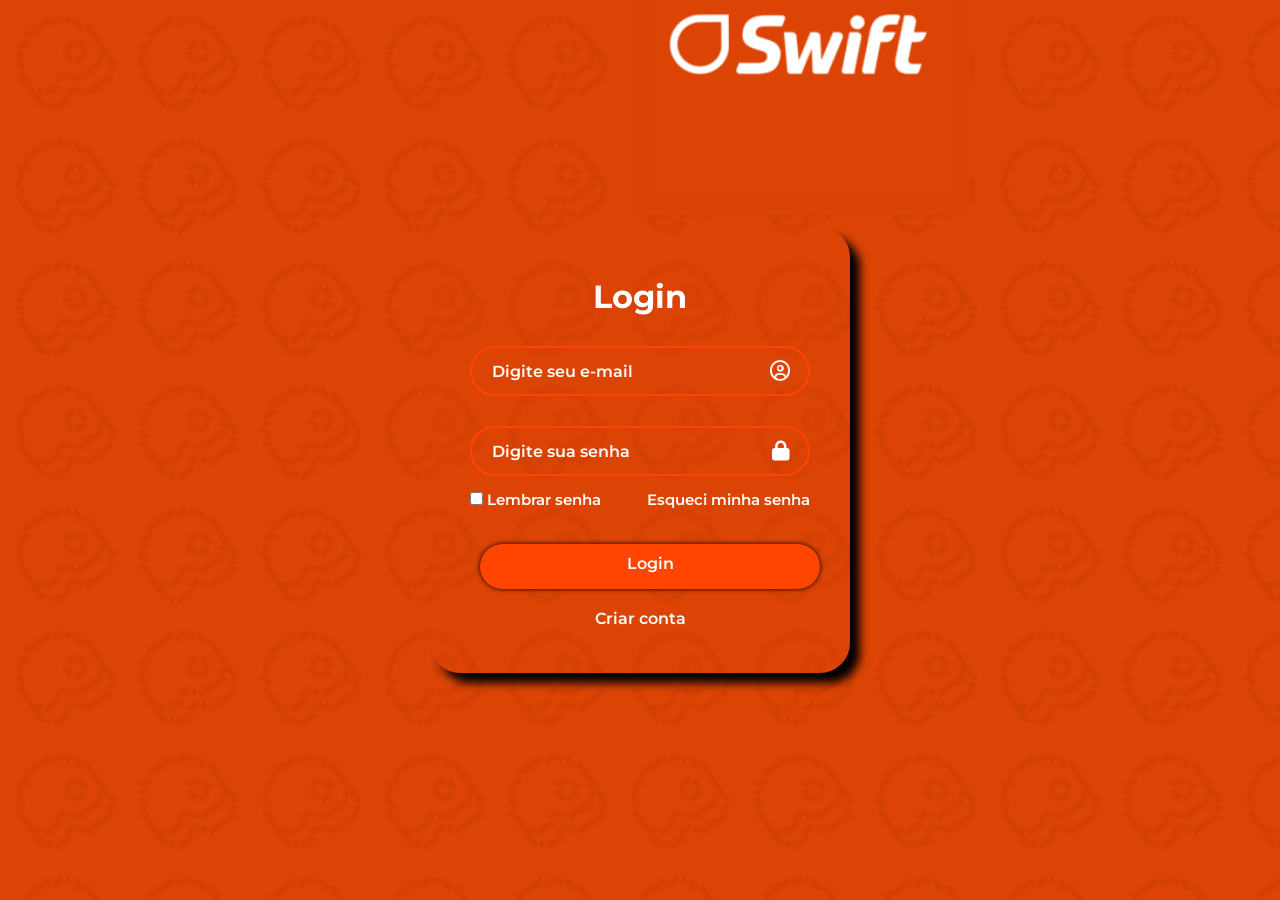
<file: index.html>
<!doctype html>
<html lang="pt-BR">
  <head>
    <meta charset="UTF-8" />
    <meta name="viewport" content="width=device-width, initial-scale=1.0" />
    <title>Swift Gamificação - Login</title>
    <link rel="stylesheet" href="assets/css/base.css" />
    <link rel="stylesheet" href="assets/css/login.css" />
    <link
      rel="stylesheet"
      href="https://cdnjs.cloudflare.com/ajax/libs/font-awesome/6.5.0/css/all.min.css"
    />
  </head>
  <body>
    <div class="container">
      <form action="pages/dashboard.html">
        <h2>Login</h2>

        <div class="input-box">
          <input type="text" placeholder="Digite seu e-mail" required />
          <i class="fa-regular fa-circle-user"></i>
        </div>

        <div class="input-box">
          <input type="password" placeholder="Digite sua senha" required />
          <i class="fa-solid fa-lock"></i>
        </div>

        <div class="lembrar-senha">
          <label
            ><input type="checkbox" id="lembrar-senha" /> Lembrar senha</label
          >
          <a href="#">Esqueci minha senha</a>
        </div>

        <a href="pages/dashboard.html" class="btn">Login</a>

        <div class="registrar link">
          <a href="#">Criar conta</a>
        </div>
      </form>
    </div>
  </body>
</html>
</file>
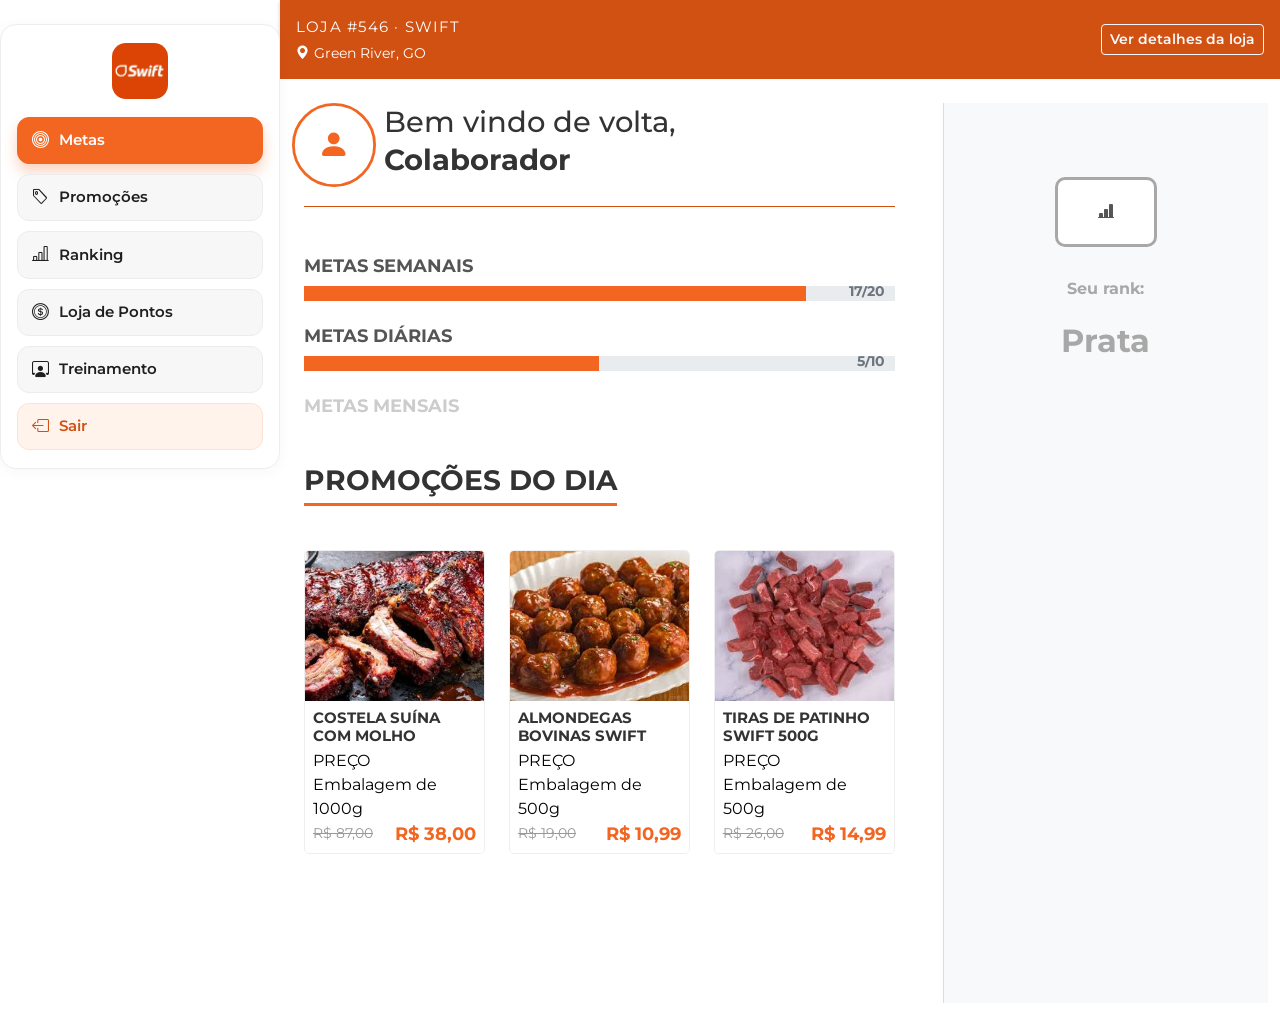
<file: pages/dashboard.html>
<!doctype html>
<html lang="pt-BR">
  <head>
    <meta charset="UTF-8" />
    <meta name="viewport" content="width=device-width, initial-scale=1.0" />
    <title>Dashboard - Swift</title>
    <link
      href="https://cdn.jsdelivr.net/npm/bootstrap@5.3.3/dist/css/bootstrap.min.css"
      rel="stylesheet"
    />
    <link
      rel="stylesheet"
      href="https://cdn.jsdelivr.net/npm/bootstrap-icons@1.11.3/font/bootstrap-icons.min.css"
    />
    <link rel="stylesheet" href="../assets/css/base.css" />
    <link rel="stylesheet" href="../assets/css/dashboard.css" />
    <link
      rel="icon"
      type="image/jpeg"
      href="../assets/images/brand/logo-swift.jpg"
    />
  </head>
  <body>
    <div class="container-fluid">
      <div class="row min-vh-100">
        <div class="col-auto sidebar px-0">
          <aside class="sidebar-card">
            <div class="sidebar-logo">
              <img
                src="../assets/images/brand/logo-swift.jpg"
                alt="Logo Swift"
                class="logo-swift"
              />
            </div>
            <nav class="sidebar-nav" id="menu">
              <a
                href="./dashboard.html"
                class="sidebar-link sidebar-link-active"
              >
                <i class="bi bi-bullseye"></i>
                <span class="sidebar-text">Metas</span>
              </a>
              <a href="./promocoes/index.html" class="sidebar-link">
                <i class="bi bi-tag"></i>
                <span class="sidebar-text">Promoções</span>
              </a>
              <a href="./ranking.html" class="sidebar-link">
                <i class="bi bi-bar-chart-line"></i>
                <span class="sidebar-text">Ranking</span>
              </a>
              <a href="./loja-pontos.html" class="sidebar-link">
                <i class="bi bi-coin"></i>
                <span class="sidebar-text">Loja de Pontos</span>
              </a>
              <a href="./treinamento.html" class="sidebar-link">
                <i class="bi bi-person-workspace"></i>
                <span class="sidebar-text">Treinamento</span>
              </a>
              <a href="../index.html" class="sidebar-link sidebar-link-logout">
                <i class="bi bi-box-arrow-left"></i>
                <span class="sidebar-text">Sair</span>
              </a>
            </nav>
          </aside>
        </div>
        <div class="col p-0 content-area">
          <div class="row g-0">
            <div
              class="col-12 header-top p-3 d-flex justify-content-between align-items-center"
            >
              <div class="store-info">
                <div class="store-label">Loja #546 · Swift</div>
                <p class="mb-0 store-location">
                  <i class="bi bi-geo-alt-fill"></i> Green River, GO
                </p>
              </div>
              <button type="button" class="btn btn-outline-light btn-sm">
                Ver detalhes da loja
              </button>
            </div>
            <div class="col-12 main-content p-4">
              <div class="row">
                <div class="col-lg-8 dashboard-section pe-lg-5">
                  <div class="welcome-box mb-5">
                    <div class="search-icon-container">
                      <i class="bi bi-person-fill"></i>
                    </div>
                    <h2 class="welcome-text">
                      Bem vindo de volta, <br />
                      <strong>Colaborador</strong>
                    </h2>
                  </div>
                  <section id="metas" class="goals-section mb-5">
                    <h4 class="goals-title">METAS SEMANAIS</h4>
                    <div class="progress mb-4 goal-progress-bar">
                      <div
                        class="progress-bar"
                        role="progressbar"
                        style="width: 85%"
                        aria-valuenow="85"
                        aria-valuemin="0"
                        aria-valuemax="100"
                      ></div>
                      <span class="progress-text">17/20</span>
                    </div>
                    <h4 class="goals-title">METAS DIÁRIAS</h4>
                    <div class="progress mb-4 goal-progress-bar">
                      <div
                        class="progress-bar"
                        role="progressbar"
                        style="width: 50%"
                        aria-valuenow="50"
                        aria-valuemin="0"
                        aria-valuemax="100"
                      ></div>
                      <span class="progress-text">5/10</span>
                    </div>
                    <h4 class="goals-title goals-title-muted">METAS MENSAIS</h4>
                  </section>
                  <section id="promocoes" class="promotions-section">
                    <h3 class="promotions-title">PROMOÇÕES DO DIA</h3>
                    <div class="row mt-4">
                      <div class="col-lg-4 col-md-6 mb-4">
                        <div class="promotion-card">
                          <img
                            src="../assets/images/products/costelinha.jpg"
                            class="card-img-top"
                            alt="Costela Suína com Molho Barbecue"
                          />
                          <div class="p-2 promotion-details">
                            <p class="mb-1 product-name">
                              COSTELA SUÍNA COM MOLHO BARBECUE
                            </p>
                            <div class="product-info">
                              <small>PREÇO</small>
                              <small class="float-end"
                                >Embalagem de 1000g</small
                              >
                            </div>
                            <div class="product-price">
                              <span>R$ 87,00</span>
                              <span class="float-end">R$ 38,00</span>
                            </div>
                          </div>
                        </div>
                      </div>
                      <div class="col-lg-4 col-md-6 mb-4">
                        <div class="promotion-card">
                          <img
                            src="../assets/images/products/almondegas.jpg"
                            class="card-img-top"
                            alt="Almondegas Bovinas Swift 500g"
                          />
                          <div class="p-2 promotion-details">
                            <p class="mb-1 product-name">
                              ALMONDEGAS BOVINAS SWIFT 500G
                            </p>
                            <div class="product-info">
                              <small>PREÇO</small>
                              <small class="float-end">Embalagem de 500g</small>
                            </div>
                            <div class="product-price">
                              <span>R$ 19,00</span>
                              <span class="float-end">R$ 10,99</span>
                            </div>
                          </div>
                        </div>
                      </div>
                      <div class="col-lg-4 col-md-6 mb-4">
                        <div class="promotion-card">
                          <img
                            src="../assets/images/products/patinho.jpg"
                            class="card-img-top"
                            alt="Tiras de Patinho Swift 500g"
                          />
                          <div class="p-2 promotion-details">
                            <p class="mb-1 product-name">
                              TIRAS DE PATINHO SWIFT 500G
                            </p>
                            <div class="product-info">
                              <small>PREÇO</small>
                              <small class="float-end">Embalagem de 500g</small>
                            </div>
                            <div class="product-price">
                              <span>R$ 26,00</span>
                              <span class="float-end">R$ 14,99</span>
                            </div>
                          </div>
                        </div>
                      </div>
                    </div>
                  </section>
                </div>
                <div id="ranking" class="col-lg-4 ranking-col p-4">
                  <div class="ranking-box text-center">
                    <div class="trophy-container">
                      <i class="bi bi-bar-chart-line-fill"></i>
                    </div>
                    <p class="rank-label">Seu rank:</p>
                    <p class="rank-name">Prata</p>
                  </div>
                </div>
              </div>
            </div>
          </div>
        </div>
      </div>
    </div>
    <script src="https://cdn.jsdelivr.net/npm/bootstrap@5.3.3/dist/js/bootstrap.bundle.min.js"></script>
  </body>
</html>
</file>
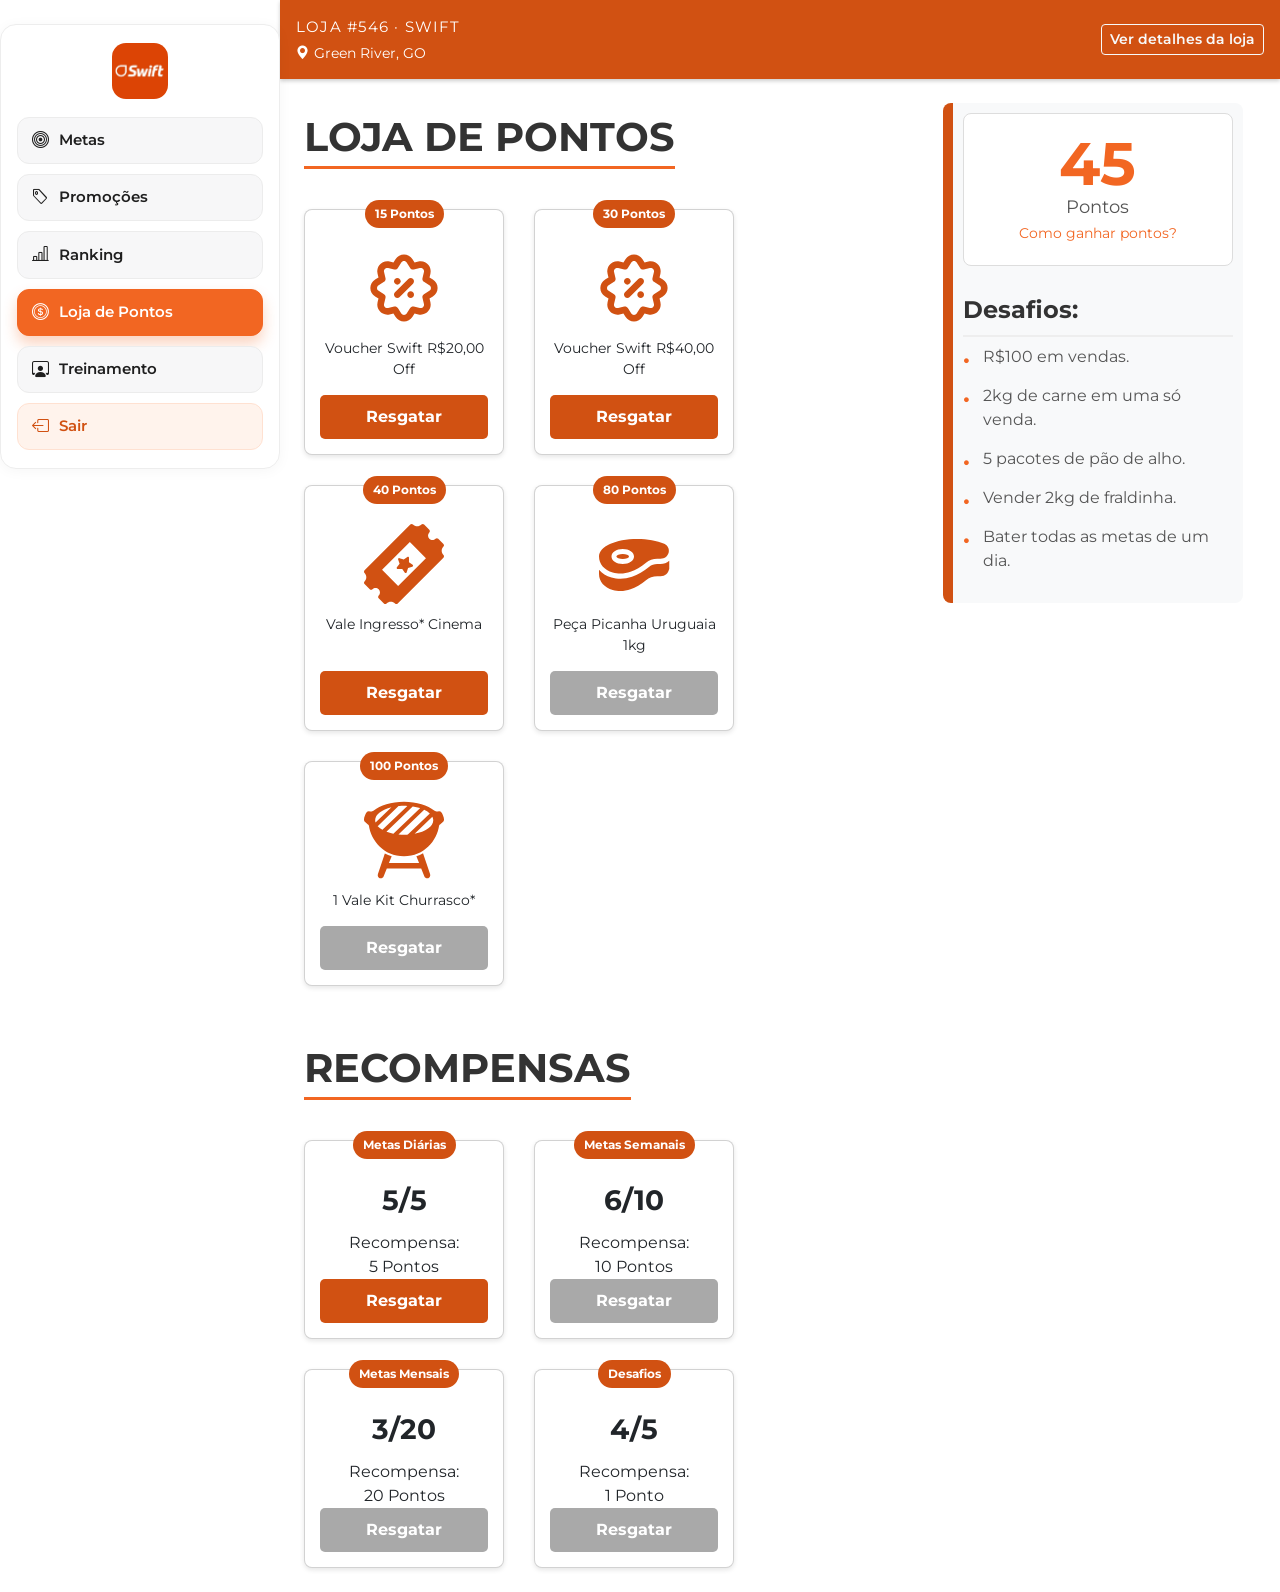
<file: pages/loja-pontos.html>
<!doctype html>
<html lang="pt-BR">
  <head>
    <meta charset="UTF-8" />
    <meta name="viewport" content="width=device-width, initial-scale=1.0" />
    <title>Loja de Pontos - Swift</title>
    <link
      href="https://cdn.jsdelivr.net/npm/bootstrap@5.3.3/dist/css/bootstrap.min.css"
      rel="stylesheet"
    />
    <link
      rel="stylesheet"
      href="https://cdn.jsdelivr.net/npm/bootstrap-icons@1.11.3/font/bootstrap-icons.min.css"
    />

    <link rel="stylesheet" href="../assets/css/base.css" />
    <link rel="stylesheet" href="../assets/css/dashboard.css" />
    <link rel="stylesheet" href="../assets/css/loja-pontos.css" />

    <link
      rel="icon"
      type="image/jpeg"
      href="../assets/images/brand/logo-swift.jpg"
    />
  </head>
  <body>
    <div class="container-fluid">
      <div class="row min-vh-100 flex-nowrap">
        <div class="col-auto sidebar px-0">
          <aside class="sidebar-card">
            <div class="sidebar-logo">
              <img
                src="../assets/images/brand/logo-swift.jpg"
                alt="Logo Swift"
                class="logo-swift"
              />
            </div>
            <nav class="sidebar-nav" id="menu">
              <a href="./dashboard.html" class="sidebar-link"
                ><i class="bi bi-bullseye"></i>
                <span class="sidebar-text">Metas</span></a
              >
              <a href="./promocoes/index.html" class="sidebar-link"
                ><i class="bi bi-tag"></i>
                <span class="sidebar-text">Promoções</span></a
              >
              <a href="./ranking.html" class="sidebar-link"
                ><i class="bi bi-bar-chart-line"></i>
                <span class="sidebar-text">Ranking</span></a
              >
              <a
                href="./loja-pontos.html"
                class="sidebar-link sidebar-link-active"
                ><i class="bi bi-coin"></i>
                <span class="sidebar-text">Loja de Pontos</span></a
              >
              <a href="./treinamento.html" class="sidebar-link"
                ><i class="bi bi-person-workspace"></i>
                <span class="sidebar-text">Treinamento</span></a
              >
              <a href="../index.html" class="sidebar-link sidebar-link-logout"
                ><i class="bi bi-box-arrow-left"></i>
                <span class="sidebar-text">Sair</span></a
              >
            </nav>
          </aside>
        </div>

        <div class="col p-0">
          <div
            class="header-top p-3 d-flex justify-content-between align-items-center"
          >
            <div class="store-info">
              <div class="store-label">Loja #546 · Swift</div>
              <p class="mb-0 store-location">
                <i class="bi bi-geo-alt-fill"></i> Green River, GO
              </p>
            </div>
            <button type="button" class="btn btn-outline-light btn-sm">
              Ver detalhes da loja
            </button>
          </div>

          <main class="p-4">
            <div class="row">
              <div class="col-lg-8">
                <section class="points-section mb-5">
                  <h1>Loja de Pontos</h1>
                  <div class="cards-container">
                    <div class="card">
                      <div class="points-tag">15 Pontos</div>
                      <img
                        src="../assets/images/icons/discount.svg"
                        alt="Ícone de Desconto"
                        class="store-card-icon"
                      />
                      <p>Voucher Swift R$20,00 Off</p>
                      <button class="redeem-button active">Resgatar</button>
                    </div>
                    <div class="card">
                      <div class="points-tag">30 Pontos</div>
                      <img
                        src="../assets/images/icons/discount.svg"
                        alt="Ícone de Desconto"
                        class="store-card-icon"
                      />
                      <p>Voucher Swift R$40,00 Off</p>
                      <button class="redeem-button active">Resgatar</button>
                    </div>
                    <div class="card">
                      <div class="points-tag">40 Pontos</div>
                      <img
                        src="../assets/images/icons/cinema-ticket.svg"
                        alt="Ícone de Ingresso de Cinema"
                        class="store-card-icon"
                      />
                      <p>Vale Ingresso* Cinema</p>
                      <button class="redeem-button active">Resgatar</button>
                    </div>
                    <div class="card">
                      <div class="points-tag">80 Pontos</div>
                      <img
                        src="../assets/images/icons/food-meat.svg"
                        alt="Ícone de Carne"
                        class="store-card-icon"
                      />
                      <p>Peça Picanha Uruguaia 1kg</p>
                      <button class="redeem-button">Resgatar</button>
                    </div>
                    <div class="card">
                      <div class="points-tag">100 Pontos</div>
                      <img
                        src="../assets/images/icons/barbecue.svg"
                        alt="Ícone de Churrasco"
                        class="store-card-icon"
                      />
                      <p>1 Vale Kit Churrasco*</p>
                      <button class="redeem-button">Resgatar</button>
                    </div>
                  </div>
                </section>

                <section id="recompensas" class="rewards-section">
                  <h1>Recompensas</h1>
                  <div class="cards-container">
                    <div class="card">
                      <div class="points-tag">Metas Diárias</div>
                      <div class="progress-text">5/5</div>
                      <div class="reward-text">
                        Recompensa: <br />
                        5 Pontos
                      </div>
                      <button class="redeem-button active">Resgatar</button>
                    </div>
                    <div class="card">
                      <div class="points-tag">Metas Semanais</div>
                      <div class="progress-text">6/10</div>
                      <div class="reward-text">
                        Recompensa: <br />
                        10 Pontos
                      </div>
                      <button class="redeem-button">Resgatar</button>
                    </div>
                    <div class="card">
                      <div class="points-tag">Metas Mensais</div>
                      <div class="progress-text">3/20</div>
                      <div class="reward-text">
                        Recompensa: <br />
                        20 Pontos
                      </div>
                      <button class="redeem-button">Resgatar</button>
                    </div>
                    <div class="card">
                      <div class="points-tag">Desafios</div>
                      <div class="progress-text">4/5</div>
                      <div class="reward-text">
                        Recompensa: <br />
                        1 Ponto
                      </div>
                      <button class="redeem-button">Resgatar</button>
                    </div>
                  </div>
                </section>
              </div>

              <aside class="right-sidebar">
                <div class="points-summary">
                  <div class="points">45</div>
                  <p>Pontos</p>
                  <a
                    href="#"
                    data-bs-toggle="modal"
                    data-bs-target="#modalComoGanharPontos"
                  >
                    Como ganhar pontos?
                  </a>
                </div>
                <div class="challenges-section">
                  <h2>Desafios:</h2>
                  <ul>
                    <li>R$100 em vendas.</li>
                    <li>2kg de carne em uma só venda.</li>
                    <li>5 pacotes de pão de alho.</li>
                    <li>Vender 2kg de fraldinha.</li>
                    <li>Bater todas as metas de um dia.</li>
                  </ul>
                </div>
              </aside>
            </div>
          </main>
        </div>
      </div>
    </div>

    <div
      class="modal fade"
      id="modalComoGanharPontos"
      tabindex="-1"
      aria-labelledby="exampleModalLabel"
      aria-hidden="true"
    >
      <div class="modal-dialog modal-dialog-centered">
        <div class="modal-content">
          <div class="modal-header">
            <h5 class="modal-title" id="exampleModalLabel">
              Como Ganhar Pontos
            </h5>
            <button
              type="button"
              class="btn-close"
              data-bs-dismiss="modal"
              aria-label="Close"
            ></button>
          </div>
          <div class="modal-body">
            <p>
              Você acumula pontos ao completar desafios e bater metas diárias,
              semanais e mensais!
            </p>
            <h6>Exemplos de Desafios:</h6>
            <ul>
              <li>Vender R$100,00 em um único dia.</li>
              <li>Vender 5 pacotes de pão de alho na semana.</li>
              <li>Atingir a meta de vendas de picanha do mês.</li>
            </ul>
            <p>
              Fique de olho na sua lista de "Desafios" para não perder nenhuma
              oportunidade!
            </p>
          </div>
        </div>
      </div>
    </div>

    <script src="https://cdn.jsdelivr.net/npm/bootstrap@5.3.3/dist/js/bootstrap.bundle.min.js"></script>
  </body>
</html>
</file>
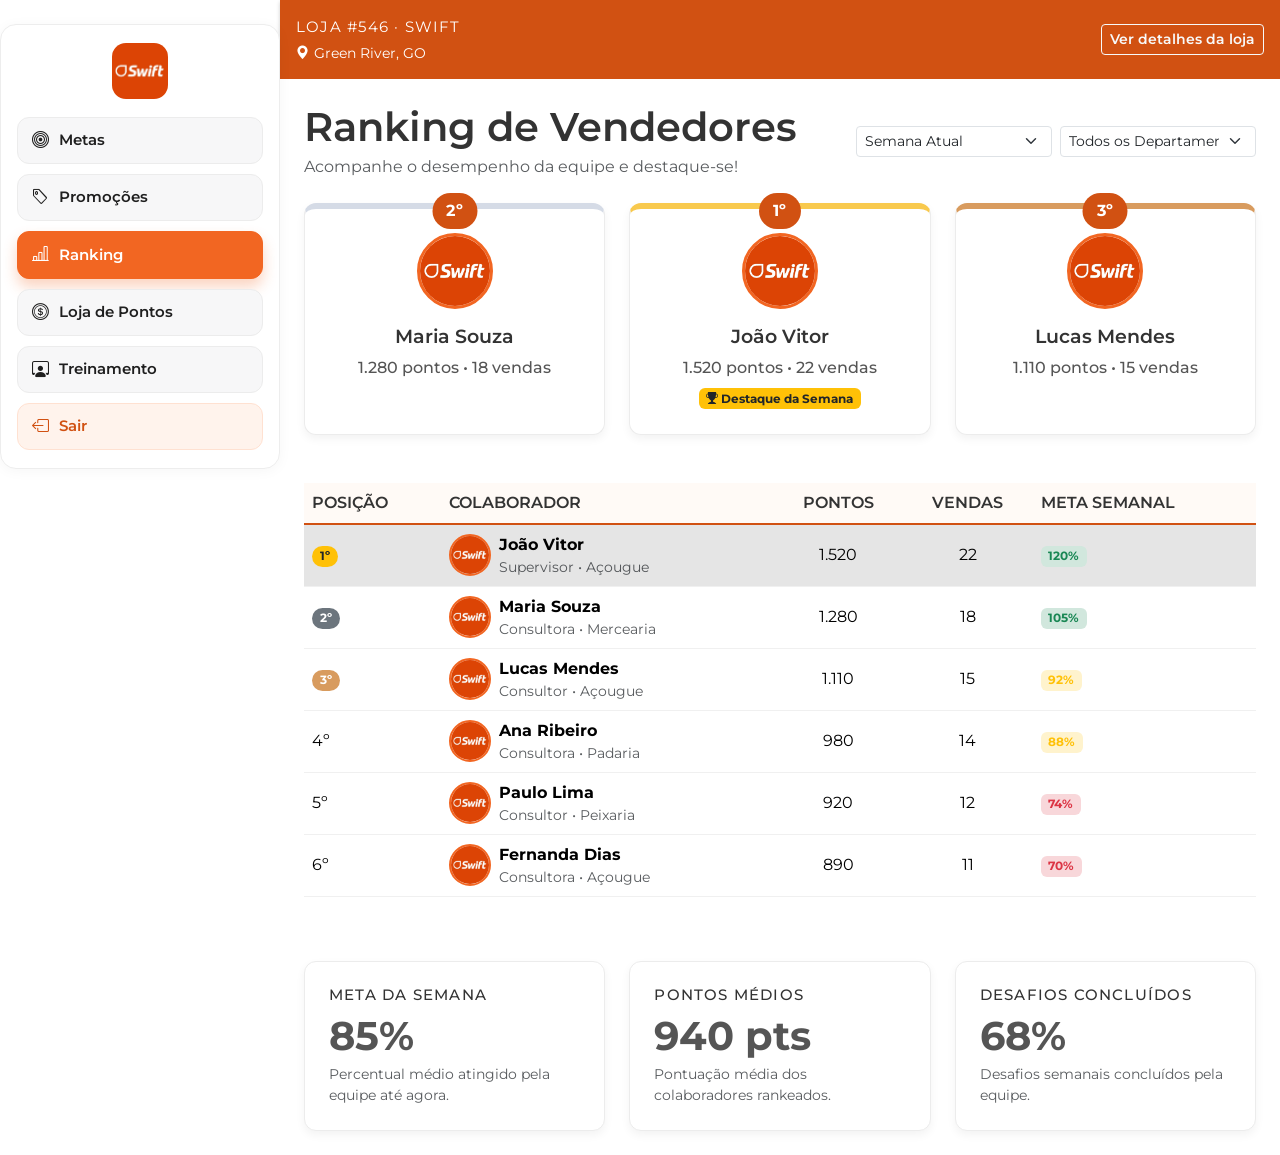
<file: pages/ranking.html>
<!doctype html>
<html lang="pt-BR">
  <head>
    <meta charset="UTF-8" />
    <meta name="viewport" content="width=device-width, initial-scale=1.0" />
    <title>Ranking - Swift</title>
    <link
      href="https://cdn.jsdelivr.net/npm/bootstrap@5.3.3/dist/css/bootstrap.min.css"
      rel="stylesheet"
    />
    <link
      rel="stylesheet"
      href="https://cdn.jsdelivr.net/npm/bootstrap-icons@1.11.3/font/bootstrap-icons.min.css"
    />

    <link rel="stylesheet" href="../assets/css/base.css" />
    <link rel="stylesheet" href="../assets/css/dashboard.css" />
    <link rel="stylesheet" href="../assets/css/ranking.css" />

    <link
      rel="icon"
      type="image/jpeg"
      href="../assets/images/brand/logo-swift.jpg"
    />
  </head>
  <body>
    <div class="container-fluid">
      <div class="row min-vh-100">
        <div class="col-auto sidebar px-0">
          <aside class="sidebar-card">
            <div class="sidebar-logo">
              <img
                src="../assets/images/brand/logo-swift.jpg"
                alt="Logo Swift"
                class="logo-swift"
              />
            </div>
            <nav class="sidebar-nav" id="menu">
              <a href="./dashboard.html" class="sidebar-link"
                ><i class="bi bi-bullseye"></i>
                <span class="sidebar-text">Metas</span></a
              >
              <a href="./promocoes/index.html" class="sidebar-link"
                ><i class="bi bi-tag"></i>
                <span class="sidebar-text">Promoções</span></a
              >
              <a href="./ranking.html" class="sidebar-link sidebar-link-active"
                ><i class="bi bi-bar-chart-line"></i>
                <span class="sidebar-text">Ranking</span></a
              >
              <a href="./loja-pontos.html" class="sidebar-link"
                ><i class="bi bi-coin"></i>
                <span class="sidebar-text">Loja de Pontos</span></a
              >
              <a href="./treinamento.html" class="sidebar-link"
                ><i class="bi bi-person-workspace"></i>
                <span class="sidebar-text">Treinamento</span></a
              >
              <a href="../index.html" class="sidebar-link sidebar-link-logout"
                ><i class="bi bi-box-arrow-left"></i>
                <span class="sidebar-text">Sair</span></a
              >
            </nav>
          </aside>
        </div>

        <div class="col p-0">
          <div
            class="header-top p-3 d-flex justify-content-between align-items-center"
          >
            <div class="store-info">
              <div class="store-label">Loja #546 · Swift</div>
              <p class="mb-0 store-location">
                <i class="bi bi-geo-alt-fill"></i> Green River, GO
              </p>
            </div>
            <button type="button" class="btn btn-outline-light btn-sm">
              Ver detalhes da loja
            </button>
          </div>

          <div class="main-content p-4 ranking-page">
            <div
              class="d-flex flex-column flex-xl-row justify-content-between align-items-start align-items-xl-center mb-4 gap-3"
            >
              <div>
                <h1 class="mb-1">Ranking de Vendedores</h1>
                <p class="text-muted mb-0">
                  Acompanhe o desempenho da equipe e destaque-se!
                </p>
              </div>
              <div class="d-flex gap-2">
                <select class="form-select form-select-sm">
                  <option>Semana Atual</option>
                  <option>Última Semana</option>
                  <option>Mês Atual</option>
                  <option>Trimestre</option>
                </select>
                <select class="form-select form-select-sm">
                  <option>Todos os Departamentos</option>
                  <option>Açougue</option>
                  <option>Mercearia</option>
                  <option>Bazar</option>
                </select>
              </div>
            </div>

            <section class="highlighted-rankers mb-5">
              <div class="row g-4">
                <div class="col-md-4">
                  <div class="rank-card second">
                    <span class="position-badge">2º</span>
                    <img
                      src="../assets/images/brand/logo-swift.jpg"
                      alt="Colaborador"
                      class="rank-avatar"
                    />
                    <h3>Maria Souza</h3>
                    <p>1.280 pontos • 18 vendas</p>
                  </div>
                </div>
                <div class="col-md-4">
                  <div class="rank-card first">
                    <span class="position-badge">1º</span>
                    <img
                      src="../assets/images/brand/logo-swift.jpg"
                      alt="Colaborador"
                      class="rank-avatar"
                    />
                    <h3>João Vitor</h3>
                    <p>1.520 pontos • 22 vendas</p>
                    <span class="badge bg-warning text-dark mt-2"
                      ><i class="bi bi-trophy-fill"></i> Destaque da
                      Semana</span
                    >
                  </div>
                </div>
                <div class="col-md-4">
                  <div class="rank-card third">
                    <span class="position-badge">3º</span>
                    <img
                      src="../assets/images/brand/logo-swift.jpg"
                      alt="Colaborador"
                      class="rank-avatar"
                    />
                    <h3>Lucas Mendes</h3>
                    <p>1.110 pontos • 15 vendas</p>
                  </div>
                </div>
              </div>
            </section>

            <section>
              <div class="table-responsive">
                <table class="table align-middle ranking-table">
                  <thead>
                    <tr>
                      <th class="text-uppercase">Posição</th>
                      <th class="text-uppercase">Colaborador</th>
                      <th class="text-uppercase text-center">Pontos</th>
                      <th class="text-uppercase text-center">Vendas</th>
                      <th class="text-uppercase">Meta Semanal</th>
                    </tr>
                  </thead>
                  <tbody>
                    <tr class="table-active">
                      <td>
                        <span class="badge rounded-pill bg-warning text-dark"
                          >1º</span
                        >
                      </td>
                      <td>
                        <div class="d-flex align-items-center gap-2">
                          <img
                            src="../assets/images/brand/logo-swift.jpg"
                            class="table-avatar"
                            alt="João Vitor"
                          />
                          <div>
                            <strong>João Vitor</strong>
                            <div class="text-muted small">
                              Supervisor • Açougue
                            </div>
                          </div>
                        </div>
                      </td>
                      <td class="text-center">1.520</td>
                      <td class="text-center">22</td>
                      <td>
                        <span class="badge bg-success-subtle text-success"
                          >120%</span
                        >
                      </td>
                    </tr>
                    <tr>
                      <td>
                        <span class="badge rounded-pill bg-secondary">2º</span>
                      </td>
                      <td>
                        <div class="d-flex align-items-center gap-2">
                          <img
                            src="../assets/images/brand/logo-swift.jpg"
                            class="table-avatar"
                            alt="Maria Souza"
                          />
                          <div>
                            <strong>Maria Souza</strong>
                            <div class="text-muted small">
                              Consultora • Mercearia
                            </div>
                          </div>
                        </div>
                      </td>
                      <td class="text-center">1.280</td>
                      <td class="text-center">18</td>
                      <td>
                        <span class="badge bg-success-subtle text-success"
                          >105%</span
                        >
                      </td>
                    </tr>
                    <tr>
                      <td>
                        <span class="badge rounded-pill bg-bronze">3º</span>
                      </td>
                      <td>
                        <div class="d-flex align-items-center gap-2">
                          <img
                            src="../assets/images/brand/logo-swift.jpg"
                            class="table-avatar"
                            alt="Lucas Mendes"
                          />
                          <div>
                            <strong>Lucas Mendes</strong>
                            <div class="text-muted small">
                              Consultor • Açougue
                            </div>
                          </div>
                        </div>
                      </td>
                      <td class="text-center">1.110</td>
                      <td class="text-center">15</td>
                      <td>
                        <span class="badge bg-warning-subtle text-warning"
                          >92%</span
                        >
                      </td>
                    </tr>
                    <tr>
                      <td>4º</td>
                      <td>
                        <div class="d-flex align-items-center gap-2">
                          <img
                            src="../assets/images/brand/logo-swift.jpg"
                            class="table-avatar"
                            alt="Ana Ribeiro"
                          />
                          <div>
                            <strong>Ana Ribeiro</strong>
                            <div class="text-muted small">
                              Consultora • Padaria
                            </div>
                          </div>
                        </div>
                      </td>
                      <td class="text-center">980</td>
                      <td class="text-center">14</td>
                      <td>
                        <span class="badge bg-warning-subtle text-warning"
                          >88%</span
                        >
                      </td>
                    </tr>
                    <tr>
                      <td>5º</td>
                      <td>
                        <div class="d-flex align-items-center gap-2">
                          <img
                            src="../assets/images/brand/logo-swift.jpg"
                            class="table-avatar"
                            alt="Paulo Lima"
                          />
                          <div>
                            <strong>Paulo Lima</strong>
                            <div class="text-muted small">
                              Consultor • Peixaria
                            </div>
                          </div>
                        </div>
                      </td>
                      <td class="text-center">920</td>
                      <td class="text-center">12</td>
                      <td>
                        <span class="badge bg-danger-subtle text-danger"
                          >74%</span
                        >
                      </td>
                    </tr>
                    <tr>
                      <td>6º</td>
                      <td>
                        <div class="d-flex align-items-center gap-2">
                          <img
                            src="../assets/images/brand/logo-swift.jpg"
                            class="table-avatar"
                            alt="Fernanda Dias"
                          />
                          <div>
                            <strong>Fernanda Dias</strong>
                            <div class="text-muted small">
                              Consultora • Açougue
                            </div>
                          </div>
                        </div>
                      </td>
                      <td class="text-center">890</td>
                      <td class="text-center">11</td>
                      <td>
                        <span class="badge bg-danger-subtle text-danger"
                          >70%</span
                        >
                      </td>
                    </tr>
                  </tbody>
                </table>
              </div>
            </section>

            <section class="mt-5">
              <div class="row g-4">
                <div class="col-xl-4">
                  <div class="insight-card">
                    <h5 class="text-uppercase">Meta da Semana</h5>
                    <p class="display-6 fw-bold mb-1">85%</p>
                    <p class="text-muted small mb-0">
                      Percentual médio atingido pela equipe até agora.
                    </p>
                  </div>
                </div>
                <div class="col-xl-4">
                  <div class="insight-card">
                    <h5 class="text-uppercase">Pontos Médios</h5>
                    <p class="display-6 fw-bold mb-1">940 pts</p>
                    <p class="text-muted small mb-0">
                      Pontuação média dos colaboradores rankeados.
                    </p>
                  </div>
                </div>
                <div class="col-xl-4">
                  <div class="insight-card">
                    <h5 class="text-uppercase">Desafios Concluídos</h5>
                    <p class="display-6 fw-bold mb-1">68%</p>
                    <p class="text-muted small mb-0">
                      Desafios semanais concluídos pela equipe.
                    </p>
                  </div>
                </div>
              </div>
            </section>
          </div>
        </div>
      </div>
    </div>

    <script src="https://cdn.jsdelivr.net/npm/bootstrap@5.3.3/dist/js/bootstrap.bundle.min.js"></script>
  </body>
</html>
</file>
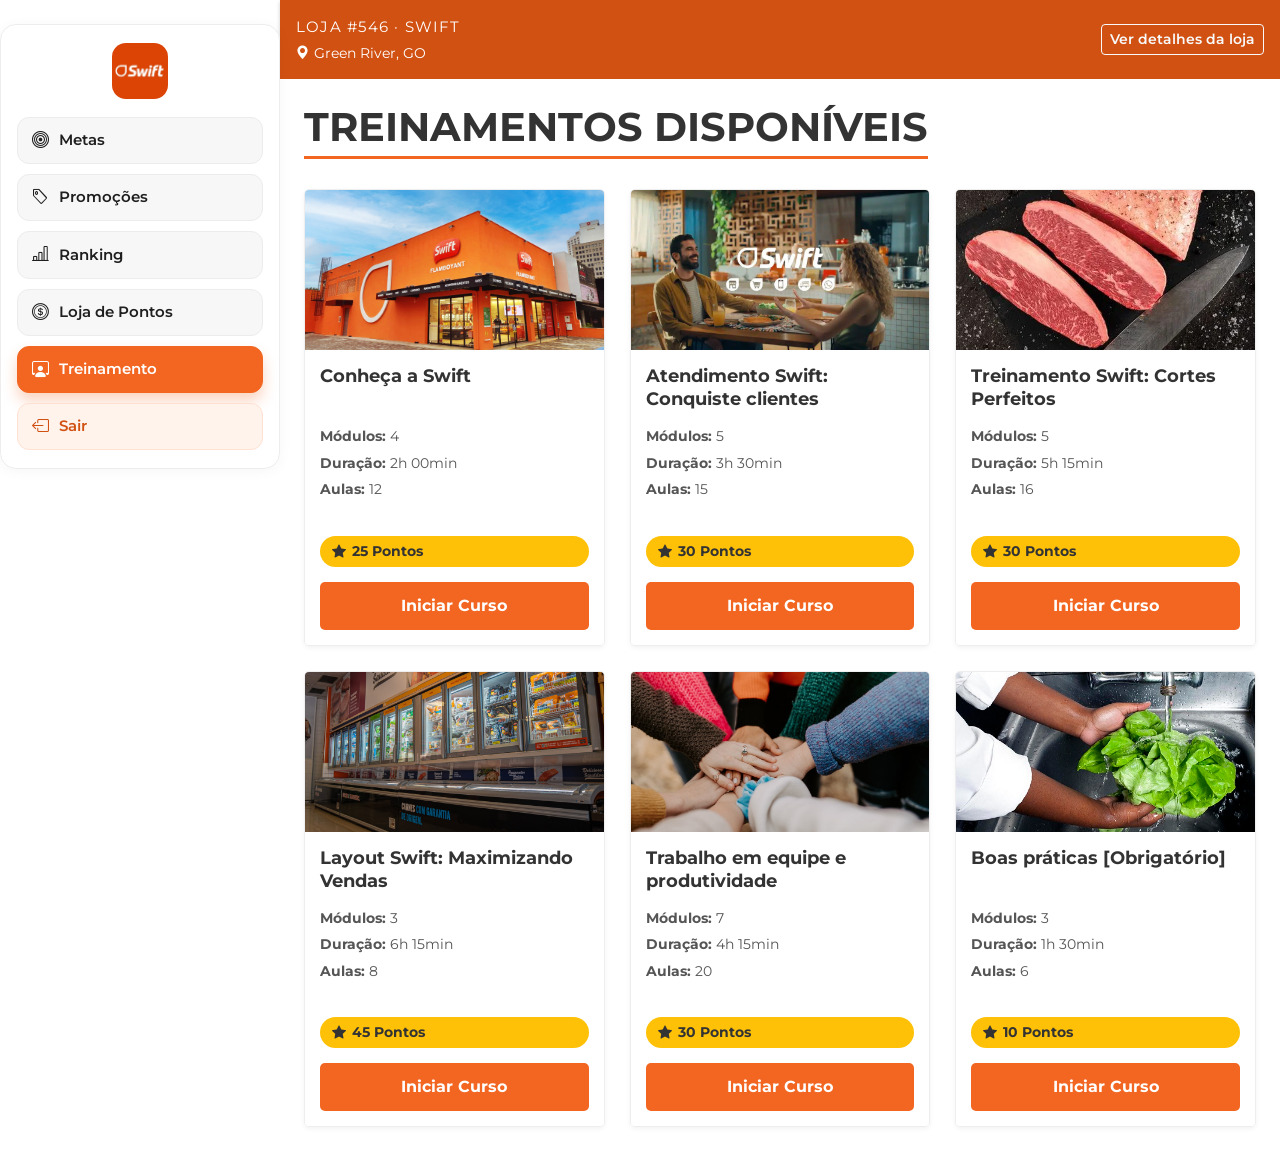
<file: pages/treinamento.html>
<!doctype html>
<html lang="pt-BR">
  <head>
    <meta charset="UTF-8" />
    <meta name="viewport" content="width=device-width, initial-scale=1.0" />
    <title>Treinamento - Swift</title>
    <link
      href="https://cdn.jsdelivr.net/npm/bootstrap@5.3.3/dist/css/bootstrap.min.css"
      rel="stylesheet"
    />
    <link
      rel="stylesheet"
      href="https://cdn.jsdelivr.net/npm/bootstrap-icons@1.11.3/font/bootstrap-icons.min.css"
    />

    <link rel="stylesheet" href="../assets/css/base.css" />
    <link rel="stylesheet" href="../assets/css/dashboard.css" />
    <link rel="stylesheet" href="../assets/css/treinamento.css" />

    <link
      rel="icon"
      type="image/jpeg"
      href="../assets/images/brand/logo-swift.jpg"
    />
  </head>
  <body>
    <div class="container-fluid">
      <div class="row min-vh-100">
        <div class="col-auto sidebar px-0">
          <aside class="sidebar-card">
            <div class="sidebar-logo">
              <img
                src="../assets/images/brand/logo-swift.jpg"
                alt="Logo Swift"
                class="logo-swift"
              />
            </div>
            <nav class="sidebar-nav" id="menu">
              <a href="./dashboard.html" class="sidebar-link"
                ><i class="bi bi-bullseye"></i>
                <span class="sidebar-text">Metas</span></a
              >
              <a href="./promocoes/index.html" class="sidebar-link"
                ><i class="bi bi-tag"></i>
                <span class="sidebar-text">Promoções</span></a
              >
              <a href="./ranking.html" class="sidebar-link"
                ><i class="bi bi-bar-chart-line"></i>
                <span class="sidebar-text">Ranking</span></a
              >
              <a href="./loja-pontos.html" class="sidebar-link"
                ><i class="bi bi-coin"></i>
                <span class="sidebar-text">Loja de Pontos</span></a
              >
              <a
                href="./treinamento.html"
                class="sidebar-link sidebar-link-active"
                ><i class="bi bi-person-workspace"></i>
                <span class="sidebar-text">Treinamento</span></a
              >
              <a href="../index.html" class="sidebar-link sidebar-link-logout"
                ><i class="bi bi-box-arrow-left"></i>
                <span class="sidebar-text">Sair</span></a
              >
            </nav>
          </aside>
        </div>

        <div class="col p-0">
          <div
            class="header-top p-3 d-flex justify-content-between align-items-center"
          >
            <div class="store-info">
              <div class="store-label">Loja #546 · Swift</div>
              <p class="mb-0 store-location">
                <i class="bi bi-geo-alt-fill"></i> Green River, GO
              </p>
            </div>
            <button type="button" class="btn btn-outline-light btn-sm">
              Ver detalhes da loja
            </button>
          </div>

          <div class="main-content p-4">
            <h1>Treinamentos Disponíveis</h1>
            <div class="training-grid">
              <div class="training-card">
                <img
                  src="../assets/images/treinamento/conheca.jpg"
                  alt="Conheça a Swift"
                  class="card-thumbnail"
                />
                <div class="card-content">
                  <h2 class="card-title">Conheça a Swift</h2>
                  <div class="card-details">
                    <span><strong>Módulos:</strong> 4</span>
                    <span><strong>Duração:</strong> 2h 00min</span>
                    <span><strong>Aulas:</strong> 12</span>
                  </div>

                  <div class="card-points">
                    <i class="bi bi-star-fill"></i> 25 Pontos
                  </div>

                  <button class="start-button">Iniciar Curso</button>
                </div>
              </div>

              <div class="training-card">
                <img
                  src="../assets/images/treinamento/atendimento.webp"
                  alt="Atendimento ao cliente"
                  class="card-thumbnail"
                />
                <div class="card-content">
                  <h2 class="card-title">
                    Atendimento Swift: Conquiste clientes
                  </h2>
                  <div class="card-details">
                    <span><strong>Módulos:</strong> 5</span>
                    <span><strong>Duração:</strong> 3h 30min</span>
                    <span><strong>Aulas:</strong> 15</span>
                  </div>

                  <div class="card-points">
                    <i class="bi bi-star-fill"></i> 30 Pontos
                  </div>

                  <button class="start-button">Iniciar Curso</button>
                </div>
              </div>

              <div class="training-card">
                <img
                  src="../assets/images/treinamento/corte-swift-1.webp"
                  alt="Cortes de carne"
                  class="card-thumbnail"
                />
                <div class="card-content">
                  <h2 class="card-title">
                    Treinamento Swift: Cortes Perfeitos
                  </h2>
                  <div class="card-details">
                    <span><strong>Módulos:</strong> 5</span>
                    <span><strong>Duração:</strong> 5h 15min</span>
                    <span><strong>Aulas:</strong> 16</span>
                  </div>

                  <div class="card-points">
                    <i class="bi bi-star-fill"></i> 30 Pontos
                  </div>

                  <button class="start-button">Iniciar Curso</button>
                </div>
              </div>

              <div class="training-card">
                <img
                  src="../assets/images/treinamento/layout.png"
                  alt="Layout de loja"
                  class="card-thumbnail"
                />
                <div class="card-content">
                  <h2 class="card-title">Layout Swift: Maximizando Vendas</h2>
                  <div class="card-details">
                    <span><strong>Módulos:</strong> 3</span>
                    <span><strong>Duração:</strong> 6h 15min</span>
                    <span><strong>Aulas:</strong> 8</span>
                  </div>

                  <div class="card-points">
                    <i class="bi bi-star-fill"></i> 45 Pontos
                  </div>

                  <button class="start-button">Iniciar Curso</button>
                </div>
              </div>

              <div class="training-card">
                <img
                  src="../assets/images/treinamento/teamwork.jpeg"
                  alt="Equipe trabalhando"
                  class="card-thumbnail"
                />
                <div class="card-content">
                  <h2 class="card-title">Trabalho em equipe e produtividade</h2>
                  <div class="card-details">
                    <span><strong>Módulos:</strong> 7</span>
                    <span><strong>Duração:</strong> 4h 15min</span>
                    <span><strong>Aulas:</strong> 20</span>
                  </div>

                  <div class="card-points">
                    <i class="bi bi-star-fill"></i> 30 Pontos
                  </div>

                  <button class="start-button">Iniciar Curso</button>
                </div>
              </div>

              <div class="training-card">
                <img
                  src="../assets/images/treinamento/boas-praticas.jpg"
                  alt="Checklist de boas práticas"
                  class="card-thumbnail"
                />
                <div class="card-content">
                  <h2 class="card-title">Boas práticas [Obrigatório]</h2>
                  <div class="card-details">
                    <span><strong>Módulos:</strong> 3</span>
                    <span><strong>Duração:</strong> 1h 30min</span>
                    <span><strong>Aulas:</strong> 6</span>
                  </div>

                  <div class="card-points">
                    <i class="bi bi-star-fill"></i> 10 Pontos
                  </div>

                  <button class="start-button">Iniciar Curso</button>
                </div>
              </div>
            </div>
          </div>
        </div>
      </div>
    </div>
    <script src="https://cdn.jsdelivr.net/npm/bootstrap@5.3.3/dist/js/bootstrap.bundle.min.js"></script>
  </body>
</html>
</file>
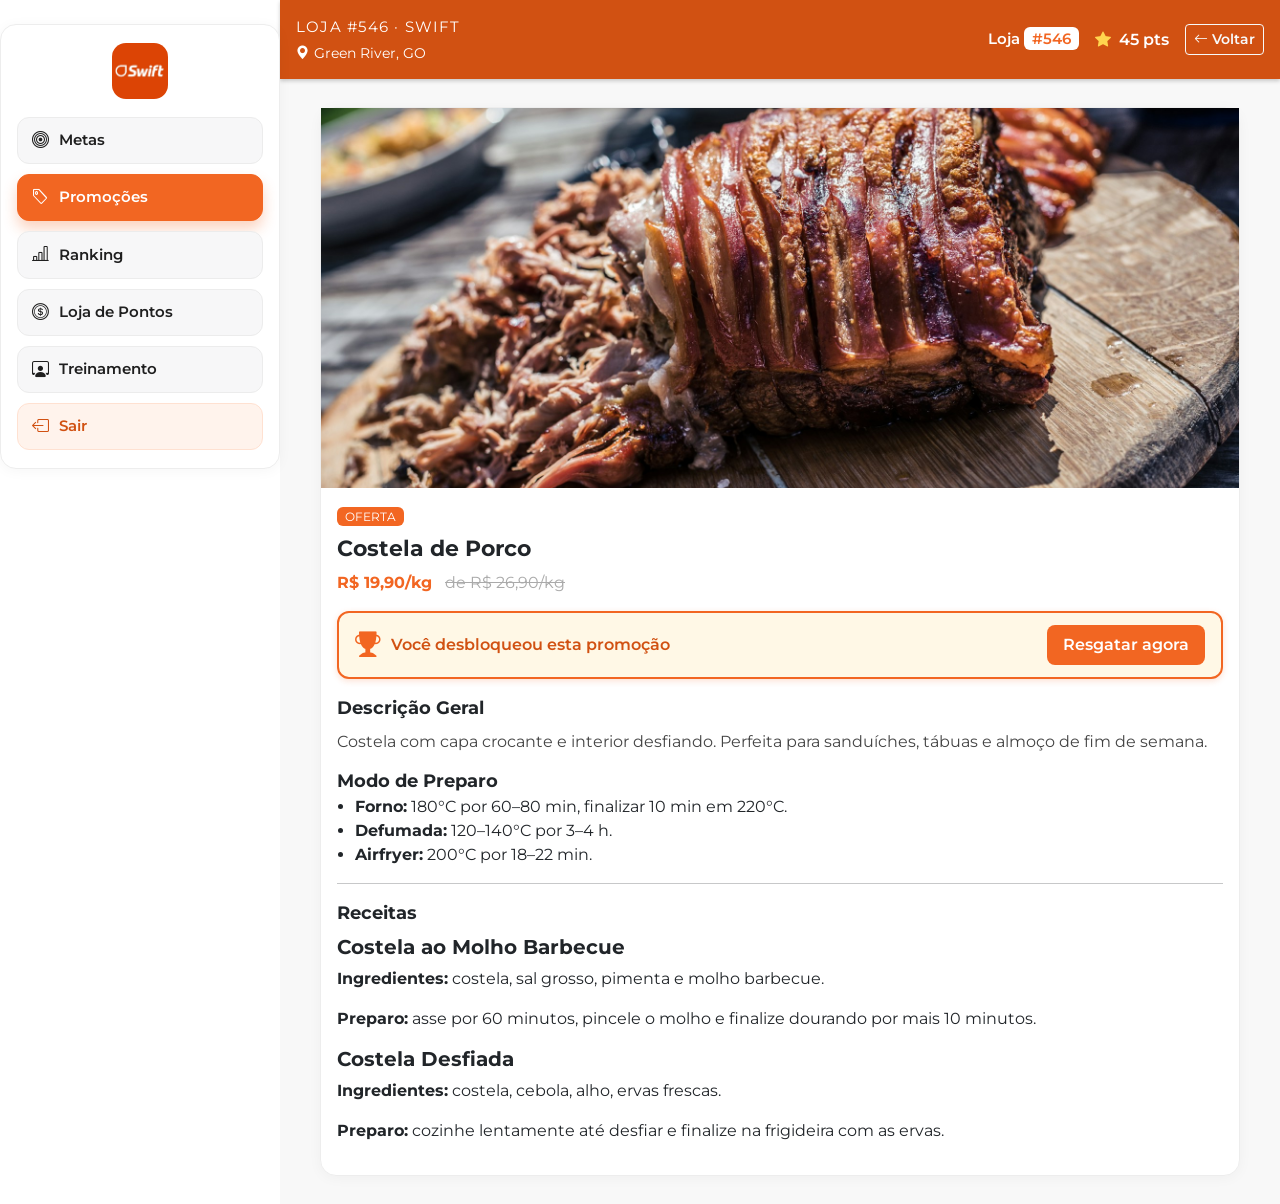
<file: pages/promocoes/costela-porco.html>
<!doctype html>
<html lang="pt-BR">
  <head>
    <meta charset="UTF-8" />
    <meta name="viewport" content="width=device-width, initial-scale=1.0" />
    <title>Costela de Porco - Swift</title>
    <link
      rel="icon"
      type="image/jpeg"
      href="../../assets/images/brand/logo-swift.jpg"
    />
    <link
      href="https://cdn.jsdelivr.net/npm/bootstrap@5.3.3/dist/css/bootstrap.min.css"
      rel="stylesheet"
    />
    <link
      href="https://cdn.jsdelivr.net/npm/bootstrap-icons@1.11.3/font/bootstrap-icons.css"
      rel="stylesheet"
    />
    <link rel="stylesheet" href="../../assets/css/base.css" />
    <link rel="stylesheet" href="../../assets/css/promocoes.css" />
  </head>
  <body>
    <div class="container-fluid">
      <div class="row min-vh-100">
        <div class="col-auto sidebar px-0">
          <aside class="sidebar-card">
            <div class="sidebar-logo">
              <img
                src="../../assets/images/brand/logo-swift.jpg"
                alt="Logo Swift"
                class="logo-swift"
              />
            </div>
            <nav class="sidebar-nav">
              <a href="../dashboard.html" class="sidebar-link"
                ><i class="bi bi-bullseye"></i>
                <span class="sidebar-text">Metas</span></a
              >
              <a href="./index.html" class="sidebar-link sidebar-link-active"
                ><i class="bi bi-tag"></i>
                <span class="sidebar-text">Promoções</span></a
              >
              <a href="../ranking.html" class="sidebar-link"
                ><i class="bi bi-bar-chart-line"></i>
                <span class="sidebar-text">Ranking</span></a
              >
              <a href="../loja-pontos.html" class="sidebar-link"
                ><i class="bi bi-coin"></i>
                <span class="sidebar-text">Loja de Pontos</span></a
              >
              <a href="../treinamento.html" class="sidebar-link"
                ><i class="bi bi-person-workspace"></i>
                <span class="sidebar-text">Treinamento</span></a
              >
              <a
                href="../../index.html"
                class="sidebar-link sidebar-link-logout"
                ><i class="bi bi-box-arrow-left"></i>
                <span class="sidebar-text">Sair</span></a
              >
            </nav>
          </aside>
        </div>

        <div class="col p-0 promo-content">
          <div
            class="header-top p-3 d-flex justify-content-between align-items-center promo-header"
          >
            <div class="store-info">
              <div class="store-label">Loja #546 · Swift</div>
              <p class="mb-0 store-location">
                <i class="bi bi-geo-alt-fill"></i> Green River, GO
              </p>
            </div>
            <div class="promo-header-actions d-flex align-items-center gap-3">
              <div class="loja text-white fw-semibold mb-0">
                Loja <span class="etq">#546</span>
              </div>
              <div
                class="promo-points d-none d-md-flex align-items-center gap-2 text-white"
              >
                <i class="bi bi-star-fill"></i><span>45 pts</span>
              </div>
              <a
                href="index.html"
                class="btn btn-outline-light btn-sm d-flex align-items-center gap-1"
                ><i class="bi bi-arrow-left"></i> Voltar</a
              >
            </div>
          </div>

          <main class="promo-main">
            <div class="card card-prod">
              <img
                src="../../assets/images/products/costela-porco.jpg"
                alt="Costela de Porco"
                class="img img-prod"
              />
              <div class="info">
                <span class="etq-oferta">OFERTA</span>
                <h1 class="nome">Costela de Porco</h1>
                <p class="preco">
                  R$ 19,90/kg <span class="de">de R$ 26,90/kg</span>
                </p>

                <div class="recompensa" tabindex="-1">
                  <i class="bi bi-trophy-fill"></i>
                  <span>Você desbloqueou esta promoção</span>
                  <button
                    type="button"
                    class="botao-resgatar"
                    data-bs-toggle="modal"
                    data-bs-target="#modalRecompensa"
                  >
                    Resgatar agora
                  </button>
                </div>

                <div class="sub">Descrição Geral</div>
                <p class="desc">
                  Costela com capa crocante e interior desfiando. Perfeita para
                  sanduíches, tábuas e almoço de fim de semana.
                </p>

                <div class="sub">Modo de Preparo</div>
                <ul class="lista-preparo">
                  <li>
                    <b>Forno:</b> 180°C por 60–80 min, finalizar 10 min em
                    220°C.
                  </li>
                  <li><b>Defumada:</b> 120–140°C por 3–4 h.</li>
                  <li><b>Airfryer:</b> 200°C por 18–22 min.</li>
                </ul>

                <hr />
                <div class="sub">Receitas</div>
                <h3 class="nome" style="font-size: 20px">
                  Costela ao Molho Barbecue
                </h3>
                <p>
                  <b>Ingredientes:</b> costela, sal grosso, pimenta e molho
                  barbecue.
                </p>
                <p>
                  <b>Preparo:</b> asse por 60 minutos, pincele o molho e
                  finalize dourando por mais 10 minutos.
                </p>
                <h3 class="nome" style="font-size: 20px">Costela Desfiada</h3>
                <p>
                  <b>Ingredientes:</b> costela, cebola, alho, ervas frescas.
                </p>
                <p>
                  <b>Preparo:</b> cozinhe lentamente até desfiar e finalize na
                  frigideira com as ervas.
                </p>
              </div>
            </div>
          </main>

          <div
            class="modal fade"
            id="modalRecompensa"
            tabindex="-1"
            aria-labelledby="modalRecompensaLabel"
            aria-hidden="true"
          >
            <div class="modal-dialog modal-dialog-centered">
              <div class="modal-content">
                <div class="modal-header">
                  <h5 class="modal-title" id="modalRecompensaLabel">
                    Recompensa Resgatada!
                  </h5>
                  <button
                    type="button"
                    class="btn-close"
                    data-bs-dismiss="modal"
                    aria-label="Fechar"
                  ></button>
                </div>
                <div class="modal-body">
                  Ótimo trabalho! Você garantiu a promoção da costela de porco
                  para seu cliente.
                </div>
              </div>
            </div>
          </div>
        </div>
      </div>
    </div>

    <script src="https://cdn.jsdelivr.net/npm/bootstrap@5.3.3/dist/js/bootstrap.bundle.min.js"></script>
  </body>
</html>
</file>
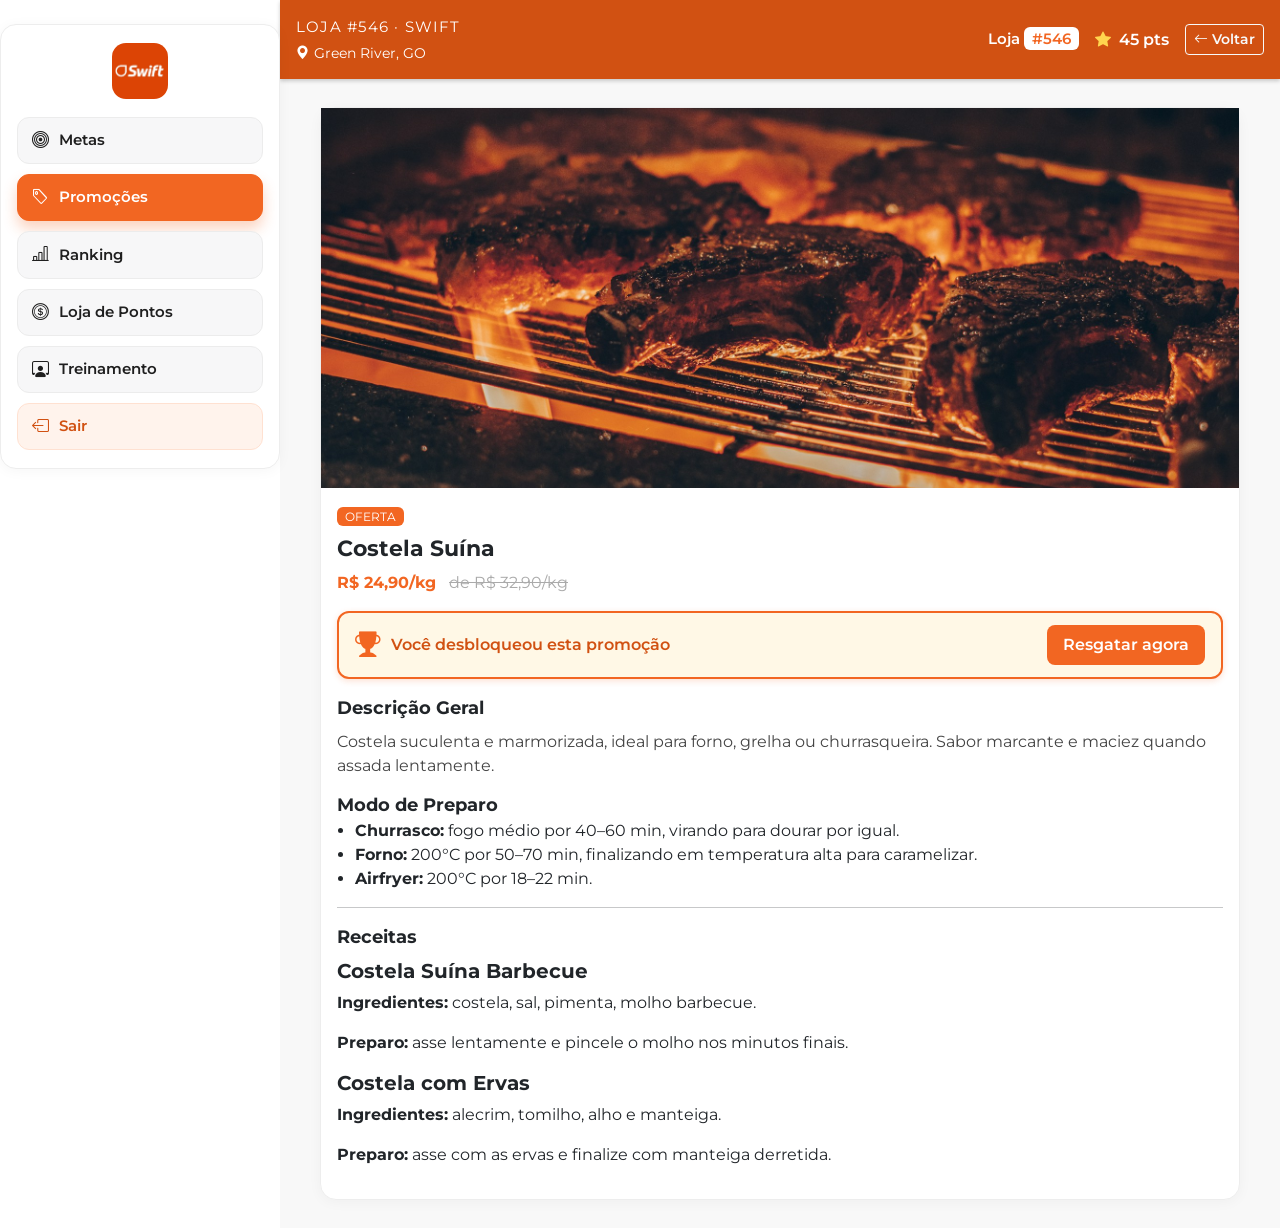
<file: pages/promocoes/costela-suina.html>
<!doctype html>
<html lang="pt-BR">
  <head>
    <meta charset="UTF-8" />
    <meta name="viewport" content="width=device-width, initial-scale=1.0" />
    <title>Costela Suína - Swift</title>
    <link
      rel="icon"
      type="image/jpeg"
      href="../../assets/images/brand/logo-swift.jpg"
    />
    <link
      href="https://cdn.jsdelivr.net/npm/bootstrap@5.3.3/dist/css/bootstrap.min.css"
      rel="stylesheet"
    />
    <link
      href="https://cdn.jsdelivr.net/npm/bootstrap-icons@1.11.3/font/bootstrap-icons.css"
      rel="stylesheet"
    />
    <link rel="stylesheet" href="../../assets/css/base.css" />
    <link rel="stylesheet" href="../../assets/css/promocoes.css" />
  </head>
  <body>
    <div class="container-fluid">
      <div class="row min-vh-100">
        <div class="col-auto sidebar px-0">
          <aside class="sidebar-card">
            <div class="sidebar-logo">
              <img
                src="../../assets/images/brand/logo-swift.jpg"
                alt="Logo Swift"
                class="logo-swift"
              />
            </div>
            <nav class="sidebar-nav">
              <a href="../dashboard.html" class="sidebar-link"
                ><i class="bi bi-bullseye"></i>
                <span class="sidebar-text">Metas</span></a
              >
              <a href="./index.html" class="sidebar-link sidebar-link-active"
                ><i class="bi bi-tag"></i>
                <span class="sidebar-text">Promoções</span></a
              >
              <a href="../ranking.html" class="sidebar-link"
                ><i class="bi bi-bar-chart-line"></i>
                <span class="sidebar-text">Ranking</span></a
              >
              <a href="../loja-pontos.html" class="sidebar-link"
                ><i class="bi bi-coin"></i>
                <span class="sidebar-text">Loja de Pontos</span></a
              >
              <a href="../treinamento.html" class="sidebar-link"
                ><i class="bi bi-person-workspace"></i>
                <span class="sidebar-text">Treinamento</span></a
              >
              <a
                href="../../index.html"
                class="sidebar-link sidebar-link-logout"
                ><i class="bi bi-box-arrow-left"></i>
                <span class="sidebar-text">Sair</span></a
              >
            </nav>
          </aside>
        </div>

        <div class="col p-0 promo-content">
          <div
            class="header-top p-3 d-flex justify-content-between align-items-center promo-header"
          >
            <div class="store-info">
              <div class="store-label">Loja #546 · Swift</div>
              <p class="mb-0 store-location">
                <i class="bi bi-geo-alt-fill"></i> Green River, GO
              </p>
            </div>
            <div class="promo-header-actions d-flex align-items-center gap-3">
              <div class="loja text-white fw-semibold mb-0">
                Loja <span class="etq">#546</span>
              </div>
              <div
                class="promo-points d-none d-md-flex align-items-center gap-2 text-white"
              >
                <i class="bi bi-star-fill"></i><span>45 pts</span>
              </div>
              <a
                href="index.html"
                class="btn btn-outline-light btn-sm d-flex align-items-center gap-1"
                ><i class="bi bi-arrow-left"></i> Voltar</a
              >
            </div>
          </div>

          <main class="promo-main">
            <div class="card card-prod">
              <img
                src="../../assets/images/products/costela-suina.jpg"
                alt="Costela Suína"
                class="img img-prod"
              />
              <div class="info">
                <span class="etq-oferta">OFERTA</span>
                <h1 class="nome">Costela Suína</h1>
                <p class="preco">
                  R$ 24,90/kg <span class="de">de R$ 32,90/kg</span>
                </p>

                <div class="recompensa" tabindex="-1">
                  <i class="bi bi-trophy-fill"></i>
                  <span>Você desbloqueou esta promoção</span>
                  <button
                    type="button"
                    class="botao-resgatar"
                    data-bs-toggle="modal"
                    data-bs-target="#modalRecompensa"
                  >
                    Resgatar agora
                  </button>
                </div>

                <div class="sub">Descrição Geral</div>
                <p class="desc">
                  Costela suculenta e marmorizada, ideal para forno, grelha ou
                  churrasqueira. Sabor marcante e maciez quando assada
                  lentamente.
                </p>

                <div class="sub">Modo de Preparo</div>
                <ul class="lista-preparo">
                  <li>
                    <b>Churrasco:</b> fogo médio por 40–60 min, virando para
                    dourar por igual.
                  </li>
                  <li>
                    <b>Forno:</b> 200°C por 50–70 min, finalizando em
                    temperatura alta para caramelizar.
                  </li>
                  <li><b>Airfryer:</b> 200°C por 18–22 min.</li>
                </ul>

                <hr />
                <div class="sub">Receitas</div>
                <h3 class="nome" style="font-size: 20px">
                  Costela Suína Barbecue
                </h3>
                <p>
                  <b>Ingredientes:</b> costela, sal, pimenta, molho barbecue.
                </p>
                <p>
                  <b>Preparo:</b> asse lentamente e pincele o molho nos minutos
                  finais.
                </p>
                <h3 class="nome" style="font-size: 20px">Costela com Ervas</h3>
                <p><b>Ingredientes:</b> alecrim, tomilho, alho e manteiga.</p>
                <p>
                  <b>Preparo:</b> asse com as ervas e finalize com manteiga
                  derretida.
                </p>
              </div>
            </div>
          </main>

          <div
            class="modal fade"
            id="modalRecompensa"
            tabindex="-1"
            aria-labelledby="modalRecompensaLabel"
            aria-hidden="true"
          >
            <div class="modal-dialog modal-dialog-centered">
              <div class="modal-content">
                <div class="modal-header">
                  <h5 class="modal-title" id="modalRecompensaLabel">
                    Recompensa Resgatada!
                  </h5>
                  <button
                    type="button"
                    class="btn-close"
                    data-bs-dismiss="modal"
                    aria-label="Fechar"
                  ></button>
                </div>
                <div class="modal-body">
                  Promoção confirmada! Que tal sugerir acompanhamentos e
                  aumentar o ticket médio?
                </div>
              </div>
            </div>
          </div>
        </div>
      </div>
    </div>

    <script src="https://cdn.jsdelivr.net/npm/bootstrap@5.3.3/dist/js/bootstrap.bundle.min.js"></script>
  </body>
</html>
</file>
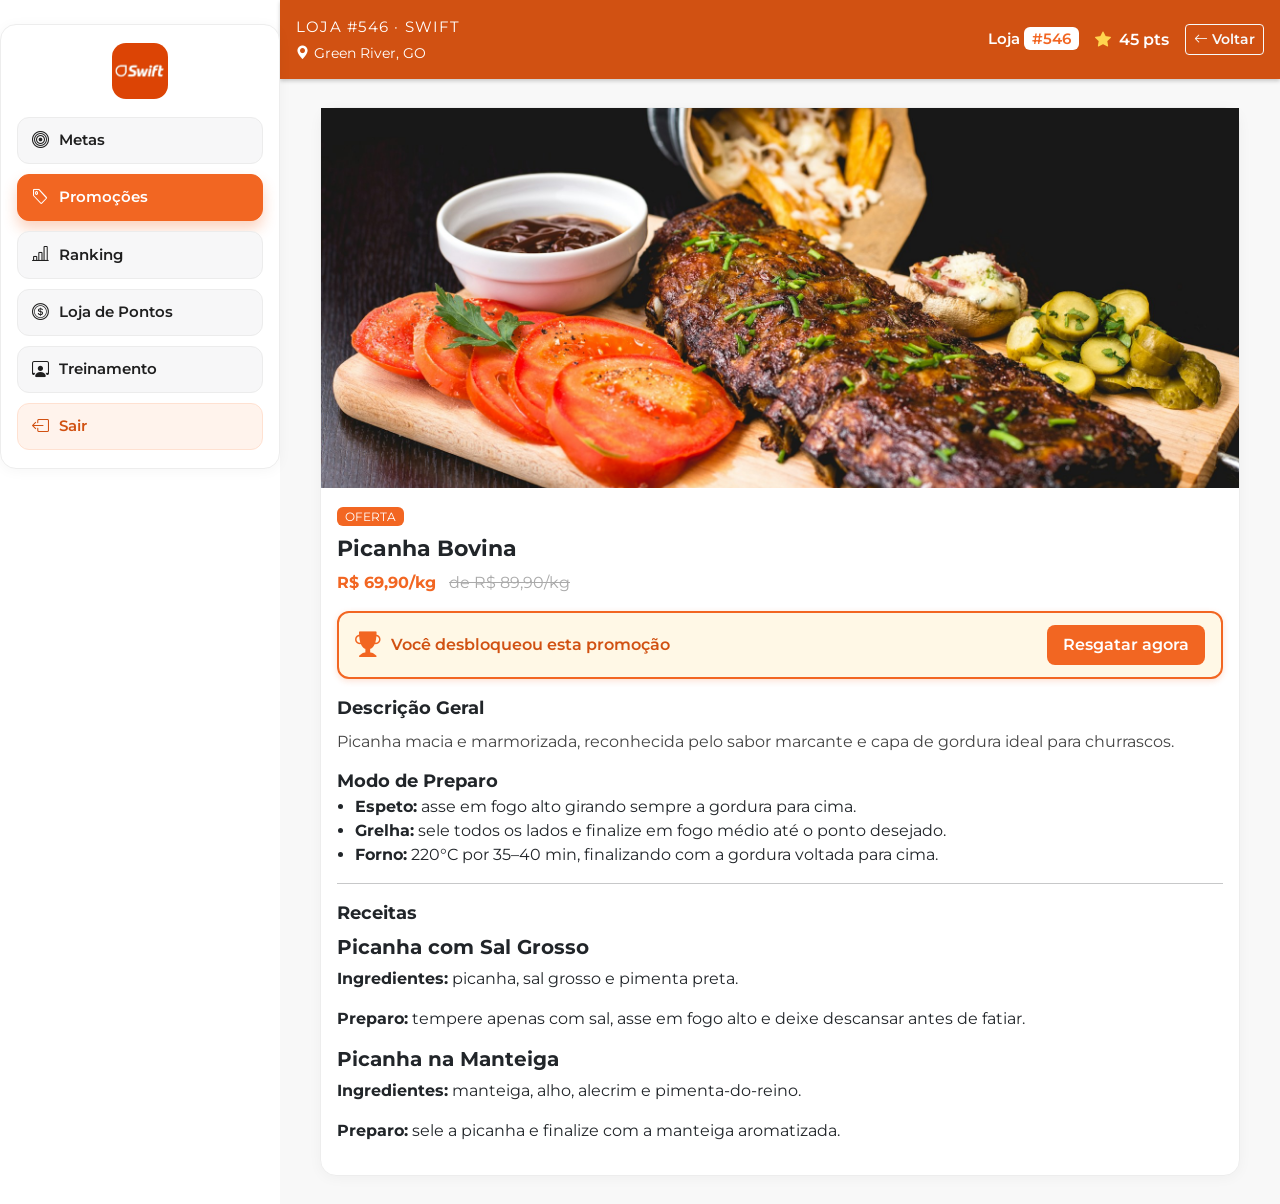
<file: pages/promocoes/picanha.html>
<!doctype html>
<html lang="pt-BR">
  <head>
    <meta charset="UTF-8" />
    <meta name="viewport" content="width=device-width, initial-scale=1.0" />
    <title>Picanha Bovina - Swift</title>
    <link
      rel="icon"
      type="image/jpeg"
      href="../../assets/images/brand/logo-swift.jpg"
    />
    <link
      href="https://cdn.jsdelivr.net/npm/bootstrap@5.3.3/dist/css/bootstrap.min.css"
      rel="stylesheet"
    />
    <link
      href="https://cdn.jsdelivr.net/npm/bootstrap-icons@1.11.3/font/bootstrap-icons.css"
      rel="stylesheet"
    />
    <link rel="stylesheet" href="../../assets/css/base.css" />
    <link rel="stylesheet" href="../../assets/css/promocoes.css" />
  </head>
  <body>
    <div class="container-fluid">
      <div class="row min-vh-100">
        <div class="col-auto sidebar px-0">
          <aside class="sidebar-card">
            <div class="sidebar-logo">
              <img
                src="../../assets/images/brand/logo-swift.jpg"
                alt="Logo Swift"
                class="logo-swift"
              />
            </div>
            <nav class="sidebar-nav">
              <a href="../dashboard.html" class="sidebar-link"
                ><i class="bi bi-bullseye"></i>
                <span class="sidebar-text">Metas</span></a
              >
              <a href="./index.html" class="sidebar-link sidebar-link-active"
                ><i class="bi bi-tag"></i>
                <span class="sidebar-text">Promoções</span></a
              >
              <a href="../ranking.html" class="sidebar-link"
                ><i class="bi bi-bar-chart-line"></i>
                <span class="sidebar-text">Ranking</span></a
              >
              <a href="../loja-pontos.html" class="sidebar-link"
                ><i class="bi bi-coin"></i>
                <span class="sidebar-text">Loja de Pontos</span></a
              >
              <a href="../treinamento.html" class="sidebar-link"
                ><i class="bi bi-person-workspace"></i>
                <span class="sidebar-text">Treinamento</span></a
              >
              <a
                href="../../index.html"
                class="sidebar-link sidebar-link-logout"
                ><i class="bi bi-box-arrow-left"></i>
                <span class="sidebar-text">Sair</span></a
              >
            </nav>
          </aside>
        </div>

        <div class="col p-0 promo-content">
          <div
            class="header-top p-3 d-flex justify-content-between align-items-center promo-header"
          >
            <div class="store-info">
              <div class="store-label">Loja #546 · Swift</div>
              <p class="mb-0 store-location">
                <i class="bi bi-geo-alt-fill"></i> Green River, GO
              </p>
            </div>
            <div class="promo-header-actions d-flex align-items-center gap-3">
              <div class="loja text-white fw-semibold mb-0">
                Loja <span class="etq">#546</span>
              </div>
              <div
                class="promo-points d-none d-md-flex align-items-center gap-2 text-white"
              >
                <i class="bi bi-star-fill"></i><span>45 pts</span>
              </div>
              <a
                href="index.html"
                class="btn btn-outline-light btn-sm d-flex align-items-center gap-1"
                ><i class="bi bi-arrow-left"></i> Voltar</a
              >
            </div>
          </div>

          <main class="promo-main">
            <div class="card card-prod">
              <img
                src="../../assets/images/products/picanha.jpg"
                alt="Picanha Bovina"
                class="img img-prod"
              />
              <div class="info">
                <span class="etq-oferta">OFERTA</span>
                <h1 class="nome">Picanha Bovina</h1>
                <p class="preco">
                  R$ 69,90/kg <span class="de">de R$ 89,90/kg</span>
                </p>

                <div class="recompensa" tabindex="-1">
                  <i class="bi bi-trophy-fill"></i>
                  <span>Você desbloqueou esta promoção</span>
                  <button
                    type="button"
                    class="botao-resgatar"
                    data-bs-toggle="modal"
                    data-bs-target="#modalRecompensa"
                  >
                    Resgatar agora
                  </button>
                </div>

                <div class="sub">Descrição Geral</div>
                <p class="desc">
                  Picanha macia e marmorizada, reconhecida pelo sabor marcante e
                  capa de gordura ideal para churrascos.
                </p>

                <div class="sub">Modo de Preparo</div>
                <ul class="lista-preparo">
                  <li>
                    <b>Espeto:</b> asse em fogo alto girando sempre a gordura
                    para cima.
                  </li>
                  <li>
                    <b>Grelha:</b> sele todos os lados e finalize em fogo médio
                    até o ponto desejado.
                  </li>
                  <li>
                    <b>Forno:</b> 220°C por 35–40 min, finalizando com a gordura
                    voltada para cima.
                  </li>
                </ul>

                <hr />
                <div class="sub">Receitas</div>
                <h3 class="nome" style="font-size: 20px">
                  Picanha com Sal Grosso
                </h3>
                <p><b>Ingredientes:</b> picanha, sal grosso e pimenta preta.</p>
                <p>
                  <b>Preparo:</b> tempere apenas com sal, asse em fogo alto e
                  deixe descansar antes de fatiar.
                </p>
                <h3 class="nome" style="font-size: 20px">
                  Picanha na Manteiga
                </h3>
                <p>
                  <b>Ingredientes:</b> manteiga, alho, alecrim e
                  pimenta-do-reino.
                </p>
                <p>
                  <b>Preparo:</b> sele a picanha e finalize com a manteiga
                  aromatizada.
                </p>
              </div>
            </div>
          </main>

          <div
            class="modal fade"
            id="modalRecompensa"
            tabindex="-1"
            aria-labelledby="modalRecompensaLabel"
            aria-hidden="true"
          >
            <div class="modal-dialog modal-dialog-centered">
              <div class="modal-content">
                <div class="modal-header">
                  <h5 class="modal-title" id="modalRecompensaLabel">
                    Recompensa Resgatada!
                  </h5>
                  <button
                    type="button"
                    class="btn-close"
                    data-bs-dismiss="modal"
                    aria-label="Fechar"
                  ></button>
                </div>
                <div class="modal-body">
                  Promoção registrada com sucesso. Ofereça acompanhamentos
                  premium para encantar o cliente!
                </div>
              </div>
            </div>
          </div>
        </div>
      </div>
    </div>

    <script src="https://cdn.jsdelivr.net/npm/bootstrap@5.3.3/dist/js/bootstrap.bundle.min.js"></script>
  </body>
</html>
</file>
<file: assets/css/base.css>
@import url("https://fonts.googleapis.com/css2?family=Montserrat:wght@400;500;600;700&display=swap");

:root {
  --swift-orange: #f26622;
  --swift-dark-orange: #d15112;
  --swift-gray: #f8f9fa;
  --swift-text-color: #555;
  --swift-title-color: #333;
  --swift-rank-color: #a8a8a8;
}

* {
  box-sizing: border-box;
}

body {
  margin: 0;
  background-color: #fff;
  font-family: "Montserrat", sans-serif;
  color: var(--swift-text-color);
}

a {
  color: inherit;
  text-decoration: none;
}

a:hover {
  text-decoration: none;
}

.header-top {
  background-color: var(--swift-dark-orange);
  color: #fff;
  box-shadow: 0 2px 4px rgba(0, 0, 0, 0.2);
}

.header-top .btn {
  font-weight: 600;
}

.store-info {
  display: flex;
  flex-direction: column;
  gap: 4px;
}

.store-label {
  font-size: 0.95rem;
  letter-spacing: 0.08em;
  text-transform: uppercase;
  color: #fff;
}

.store-location {
  font-size: 0.85rem;
  color: #fff;
}

.sidebar {
  width: 280px;
  padding: 24px 12px 24px 18px;
  background: transparent;
}

.sidebar-card {
  background-color: #fff;
  border: 1px solid #ededed;
  border-radius: 16px;
  box-shadow: 0 2px 14px rgba(0, 0, 0, 0.04);
  padding: 18px 16px;
  display: flex;
  flex-direction: column;
  gap: 18px;
  position: sticky;
  top: 20px;
  max-height: calc(100vh - 40px);
  overflow-y: auto;
}

.sidebar-logo {
  display: flex;
  justify-content: center;
}

.logo-swift {
  width: 56px;
  height: 56px;
  border-radius: 14px;
  object-fit: cover;
}

.sidebar-nav {
  display: flex;
  flex-direction: column;
  gap: 10px;
}

.sidebar-link {
  display: flex;
  align-items: center;
  gap: 10px;
  padding: 10px 14px;
  border-radius: 12px;
  border: 1px solid #ececec;
  background-color: #f7f7f8;
  color: #1f1f1f;
  font-size: 0.95rem;
  font-weight: 600;
  transition: all 0.2s ease;
}

.sidebar-link i {
  font-size: 1.05rem;
  color: inherit;
}

.sidebar-link:hover,
.sidebar-link:focus {
  background-color: #fff;
  border-color: var(--swift-orange);
  color: var(--swift-orange);
  box-shadow: 0 4px 10px rgba(242, 102, 34, 0.16);
}

.sidebar-link-active {
  background-color: var(--swift-orange);
  border-color: var(--swift-orange);
  color: #fff;
  box-shadow: 0 8px 14px rgba(242, 102, 34, 0.28);
}

.sidebar-link-active i {
  color: inherit;
}

.sidebar-link-logout {
  background-color: #fff3ec;
  border-color: #ffe1d1;
  color: var(--swift-dark-orange);
}

.sidebar-link-logout:hover,
.sidebar-link-logout:focus {
  background-color: var(--swift-dark-orange);
  border-color: var(--swift-dark-orange);
  color: #fff;
  box-shadow: 0 8px 14px rgba(209, 81, 18, 0.26);
}

.sidebar-text {
  flex: 1;
}

@media (max-width: 991.98px) {
  .sidebar {
    width: 100%;
    padding: 20px 12px;
  }

  .sidebar-card {
    position: static;
    max-height: none;
  }
}
</file>
<file: assets/css/login.css>
* {
  color: rgb(255, 255, 255);
  font-family: "Montserrat", sans-serif;
  box-sizing: border-box;
  padding: 0;
  margin: 0;
}

body {
  display: flex;
  justify-content: center;
  align-items: center;
  height: 100vh;
  min-height: auto;
  background-image: url(../images/brand/full-body.png);
  background-repeat: no-repeat;
  background-size: cover;
}

.lembrar-senha {
  display: flex;
  justify-content: space-between;
  font-size: 14.5px;
  margin: -15px 0 15px;
  background-color: transparent;
  font-weight: 600;
}
.container {
  width: 420px;
  height: auto;
  background-color: transparent;
  border-radius: 40px;
  backdrop-filter: blur(2px);
  box-shadow: 10px 10px 10px rgb(0, 0, 0);
  border-radius: 30px;
  padding: 30px 40px;
}

.container .input-box {
  position: relative;
  width: 100%;
  height: 50px;
  background-color: transparent;
  margin: 30px 0;
}

.input-box input {
  width: 100%;
  height: 100%;
  background-color: transparent;
  border: none;
  outline: none;
  border: 2px solid orangered;
  border-radius: 40px;
  color: white;
  font-size: 16px;
  padding: 20px 45px 20px 20px;
  font-weight: 600;
}

.input-box input::placeholder {
  color: rgb(255, 255, 255);
}

.input-box i {
  position: absolute;
  right: 20px;
  top: 50%;
  transform: translateY(-50%);
  font-size: 20px;
  background-color: transparent;
}

.container .Lembrar {
  display: flex;
  justify-content: space-between;
  font-size: 14.5px;
  margin: -15px 0 15px;
  background-color: transparent;
  font-weight: 600;
}

.lembrar-senha label {
  accent-color: rgb(0, 0, 0);
  margin-right: 3px;
  background-color: transparent;
  color: white;
}

.lembrar-senha label input:hover {
  cursor: pointer;
  background-color: transparent;
}

.lembrar-senha a {
  color: white;
  text-decoration: none;
  background-color: transparent;
}

.lembrar-senha a:hover {
  color: rgb(0, 0, 0);
  background-color: transparent;
  text-decoration: underline;
}

.container h2 {
  text-align: center;
  margin: 20px 0;
  font-size: 32px;
  font-weight: bold;
  color: white;
  background-color: transparent;
}

.container .btn {
  width: 100%;
  height: 45px;
  background-color: orangered;
  border-radius: 40px;
  box-shadow: 0 0 5px rgb(0, 0, 0);
  cursor: pointer;
  font-size: 16px;
  color: rgb(255, 255, 255);
  font-weight: 600;
  padding: 10px;
}

.container .btn:hover {
  background-color: black;
  color: rgb(255, 255, 255);
  font-size: 24px;
  transition: 0.3s;
}

.container .registrar.link {
  text-align: center;
  margin: 20px 0 15px;
  background-color: transparent;
  color: orangered;
  text-decoration: none;
  font-weight: 600;
}

.registrar.link a {
  color: rgb(255, 255, 255);
  text-decoration: none;
  background-color: transparent;
}

.registrar.link a:hover {
  color: rgb(0, 0, 0);
  background-color: transparent;
  text-decoration: underline;
}

.btn {
  float: left;
  text-align: center;
  font-size: 16px;
  font-weight: 800;
  margin: 20px 10px;
  cursor: pointer;
}
</file>
<file: assets/css/dashboard.css>
/* Variáveis e estilos globais centralizados em assets/css/base.css */
/* ------------------------------------- */
/* 2. HEADER E RANKING (LADO DIREITO)    */
/* ------------------------------------- */
.ranking-col {
  background-color: var(--swift-gray);
  border-left: 1px solid #ddd;
  /* Para o layout de 2 colunas */
  min-height: 100vh;
}
.ranking-box {
  margin-top: 50px;
}
.trophy-container {
  background-color: #fff;
  padding: 20px 40px;
  border: 3px solid var(--swift-rank-color);
  border-radius: 10px;
  display: inline-block;
}
.trophy-container .bi-trophy {
  color: var(--swift-rank-color);
}
.rank-label {
  margin-top: 30px;
  color: var(--swift-rank-color);
  font-weight: bold;
  font-size: 1rem;
}
.rank-name {
  font-size: 2rem;
  font-weight: bold;
  color: var(--swift-rank-color);
}
/* ------------------------------------- */
/* 3. CONTEÚDO PRINCIPAL (DASHBOARD)     */
/* ------------------------------------- */
.main-content {
  background-color: #ffffff;
}
/* Caixa de Boas-vindas */
.welcome-box {
  display: flex;
  align-items: center;
  padding-bottom: 20px;
  border-bottom: 1px solid var(--swift-dark-orange);
  margin-bottom: 40px;
}
.search-icon-container {
  background-color: var(--swift-orange);
  color: white;
  width: 60px;
  height: 60px;
  border-radius: 50%;
  display: flex;
  justify-content: center;
  align-items: center;
  font-size: 2rem;
  margin-right: 20px;
  position: relative;
  /* Círculo do ícone na imagem */
  border: 2px solid var(--swift-orange);
  background-color: transparent;
  color: var(--swift-orange);
  transform: scale(1.4); /* Deixa o círculo maior que o ícone */
}
.search-icon-container i {
  transform: scale(0.7);
}
.welcome-text {
  font-weight: 500; /* Texto mais fino */
  color: var(--swift-title-color);
  font-size: 1.8rem;
  line-height: 1.3;
}
.welcome-text strong {
  font-weight: bold;
}
/* Metas */
.goals-title {
  color: var(--swift-text-color);
  font-weight: bold;
  font-size: 1.1rem;
  margin-bottom: 10px;
}
.goals-title-muted {
  color: #ccc; /* Cor das metas não preenchidas/inativas */
}
.goal-progress-bar {
  height: 15px;
  border-radius: 0;
  background-color: #e9ecef; /* Cor de fundo da barra */
  position: relative;
}
.goal-progress-bar .progress-bar {
  background-color: var(--swift-orange);
}
.goal-progress-bar .progress-text {
  position: absolute;
  right: 10px;
  top: -5px;
  font-size: 0.9rem;
  font-weight: bold;
  color: #6c757d;
}
/* Promoções */
.promotions-title {
  color: var(--swift-title-color);
  font-weight: bold;
  border-bottom: 3px solid var(--swift-orange);
  display: inline-block;
  padding-bottom: 5px;
  margin-bottom: 20px;
}
.promotion-card {
  border: 1px solid #eee;
  border-radius: 5px;
  overflow: hidden;
  box-shadow: 0 2px 5px rgba(0, 0, 0, 0);
}
.promotion-card img {
  height: 150px;
  object-fit: cover;
  width: 100%;
}
.promotion-details {
  background-color: #fff;
  padding: 10px;
}
.product-name {
  font-weight: bold;
  font-size: 0.95rem;
  color: var(--swift-title-color);
  line-height: 1.2;
  height: 2.4em; /* Limita a altura para duas linhas */
  overflow: hidden;
}
.product-info small {
  color: #000000;
  font-size: 1rem;
}
.product-price span {
  font-size: 1.1rem;
  font-weight: bold;
  color: var(--swift-orange);
}
.product-price span:first-child {
  text-decoration: line-through;
  color: #999;
  font-size: 0.9rem;
  font-weight: normal;
}
</file>
<file: assets/css/loja-pontos.css>
h1 {
  color: var(--swift-title-color);
  font-weight: bold;
  border-bottom: 3px solid var(--swift-orange);
  display: inline-block;
  padding-bottom: 5px;
  margin-bottom: 40px;
  margin-top: 10px;
  text-transform: uppercase;
}

h2 {
  color: #333;
  border-bottom: 2px solid #eee;
  padding-bottom: 10px;
}

.cards-container {
  display: flex;
  gap: 30px; /* Espaçamento entre os cards */
  flex-wrap: wrap; /* Permite que os cards quebrem para a próxima linha */
}

.card {
  background-color: #fff;
  border-radius: 8px;
  box-shadow: 0 2px 5px rgba(0, 0, 0, 0.1);
  padding: 15px;
  text-align: center;
  width: 200px;
  display: flex;
  flex-direction: column;
  justify-content: space-between;
  transition:
    transform 0.2s ease-in-out,
    box-shadow 0.2s ease-in-out;
}

.card:hover {
  transform: translateY(-5px);
  box-shadow: 0 6px 12px rgba(0, 0, 0, 0.1);
  transition: all 0.5s ease;
}

.card .points-tag {
  background-color: var(--swift-dark-orange);
  color: #fff;
  padding: 5px 10px;
  border-radius: 15px;
  font-size: 12px;
  font-weight: bold;
  margin: -25px auto 10px auto; /* Puxa a tag para cima */
}

.card p {
  font-size: 14px;
  flex-grow: 1;
  margin-bottom: 15px;
}

.card .redeem-button {
  background-color: #a9a9a9; /* Cinza por padrão */
  color: #fff;
  border: none;
  padding: 10px;
  border-radius: 5px;
  cursor: pointer;
  font-weight: bold;
}

.redeem-button:not(.active) {
  position: relative;
  cursor: not-allowed;
  transition: color 0.2s ease-in-out;
}

.redeem-button:not(.active)::before {
  content: "Pontos Insuficientes";
  position: absolute;
  top: 50%;
  left: 50%;
  transform: translate(-50%, -50%);
  font-size: 12px;
  color: var(--swift-gray);
  opacity: 0;
  transition: opacity 0.2s ease-in-out;
}

.redeem-button:not(.active):hover {
  color: transparent;
}

.redeem-button:not(.active):hover::before {
  opacity: 1;
}

.card .reward-text {
  margin-bottom: 0;
}

.store-card-icon {
  width: 80px;
  height: 80px;
  margin: 10px auto;
}
.card .progress-text {
  font-size: 28px;
  font-weight: bold;
  margin: 10px 0;
}

.card .redeem-button.active {
  background-color: var(--swift-dark-orange); /* Laranja quando ativo */
}

/* Estilos específicos para os cards de Recompensas */
.rewards-card {
  width: 180px;
  padding: 20px;
}

.rewards-card .progress-text {
  font-size: 28px;
  font-weight: bold;
  margin: 10px 0;
}

.rewards-card .progress-text span {
  color: var(--swift-dark-orange);
}

.rewards-card .reward-type {
  font-size: 16px;
  color: #555;
  margin-bottom: 15px;
}

/* --- Barra Lateral Direita --- */
aside.right-sidebar {
  width: 300px;
  height: 500px;
  padding: 10px;
  border-width: 10px;
  border-color: var(--swift-dark-orange);
  position: -webkit-sticky;
  position: sticky;
  top: 30px; /*distancia do topo para a barra "grudar"*/
  align-self: flex-start;
}

.points-summary {
  background-color: #fff;
  border: 1px solid #ddd;
  border-radius: 8px;
  padding: 20px;
  text-align: center;
  margin-bottom: 30px;
}

.points-summary .points {
  font-size: 60px;
  font-weight: bold;
  color: var(--swift-orange);
  line-height: 1;
}

.points-summary p {
  margin: 0;
  font-size: 18px;
}

.challenges-section ul {
  list-style: none;
  padding-left: 20px;
}

.challenges-section li {
  margin-bottom: 15px;
  position: relative;
}

.challenges-section li::before {
  content: "•";
  color: var(--swift-orange);
  font-weight: bold;
  position: absolute;
  left: -20px;
}

/* --- ESTILOS PARA A BARRA LATERAL DIREITA --- */

.right-sidebar {
  background-color: var(--swift-gray);
  border-left: 1px solid #ddd;
  padding: 20px;
  border-radius: 8px;
}

.points-summary {
  background-color: #fff;
  border: 1px solid #ddd;
  border-radius: 8px;
  padding: 20px;
  text-align: center;
  margin-bottom: 30px;
}

.points-summary .points {
  font-size: 60px;
  font-weight: bold;
  color: var(--swift-orange);
  line-height: 1;
}

.points-summary p {
  margin: 0;
  font-size: 18px;
}

.points-summary a {
  text-decoration: none;
  color: var(--swift-orange);
  font-size: 0.9rem;
}

.challenges-section h2 {
  font-size: 1.5rem;
  font-weight: bold;
}

.challenges-section ul {
  list-style: none;
  padding-left: 20px;
}

.challenges-section li {
  margin-bottom: 15px;
  position: relative;
}

.challenges-section li::before {
  content: "•";
  color: var(--swift-orange);
  font-weight: bold;
  position: absolute;
  left: -20px;
  font-size: 1.2rem;
}
</file>
<file: assets/css/ranking.css>
:root {
  --rank-gold: #f8c94d;
  --rank-silver: #d5dbe6;
  --rank-bronze: #d89b5e;
}

.ranking-page h1 {
  color: var(--swift-title-color);
  font-weight: 600;
}

.ranking-page .form-select {
  min-width: 170px;
}

.highlighted-rankers .rank-card {
  background-color: #fff;
  border-radius: 12px;
  border: 1px solid #ececec;
  padding: 24px;
  text-align: center;
  position: relative;
  box-shadow: 0 4px 10px rgba(0, 0, 0, 0.05);
  height: 100%;
}

.rank-card.first {
  border-top: 6px solid var(--rank-gold);
}

.rank-card.second {
  border-top: 6px solid var(--rank-silver);
}

.rank-card.third {
  border-top: 6px solid var(--rank-bronze);
}

.position-badge {
  position: absolute;
  top: -16px;
  left: 50%;
  transform: translateX(-50%);
  background-color: var(--swift-dark-orange);
  color: #fff;
  font-weight: 700;
  padding: 6px 14px;
  border-radius: 20px;
  letter-spacing: 0.5px;
}

.rank-avatar {
  width: 76px;
  height: 76px;
  border-radius: 50%;
  object-fit: cover;
  margin-bottom: 16px;
  border: 3px solid var(--swift-orange);
}

.rank-card h3 {
  font-size: 1.2rem;
  color: var(--swift-title-color);
  margin-bottom: 8px;
  font-weight: 600;
}

.rank-card p {
  margin: 0;
  color: var(--swift-text-color);
  font-weight: 500;
}

.ranking-table thead th {
  color: var(--swift-title-color);
  font-weight: 600;
  border-bottom: 2px solid var(--swift-dark-orange);
  background-color: #fffaf6;
}

.ranking-table tbody tr {
  border-bottom: 1px solid #f0f0f0;
}

.ranking-table tbody tr:hover {
  background-color: #fff8f3;
}

.ranking-table .table-avatar {
  width: 42px;
  height: 42px;
  border-radius: 50%;
  object-fit: cover;
  border: 2px solid var(--swift-orange);
}

.badge.bg-bronze {
  background-color: var(--rank-bronze);
  color: #fff;
}

.insight-card {
  background-color: #fff;
  border-radius: 12px;
  padding: 24px;
  border: 1px solid #ececec;
  box-shadow: 0 4px 10px rgba(0, 0, 0, 0.05);
  height: 100%;
}

.insight-card h5 {
  color: var(--swift-title-color);
  font-size: 0.95rem;
  letter-spacing: 0.08em;
}

.insight-card p {
  color: var(--swift-text-color);
}

@media (max-width: 767px) {
  .ranking-page .form-select {
    min-width: auto;
    width: 100%;
  }

  .highlighted-rankers .rank-card {
    padding: 20px;
  }
}
</file>
<file: assets/css/treinamento.css>
.main-content h1 {
  color: var(--swift-title-color);
  font-weight: bold;
  border-bottom: 3px solid var(--swift-orange);
  display: inline-block;
  padding-bottom: 5px;
  margin-bottom: 30px;
  text-transform: uppercase;
}

.training-grid {
  display: grid;
  grid-template-columns: repeat(auto-fill, minmax(280px, 1fr));
  gap: 25px;
}

.training-card {
  border: 1px solid #eee;
  border-radius: 5px;
  overflow: hidden;
  box-shadow: 0 2px 5px rgba(0, 0, 0, 0.05);
  transition:
    transform 0.2s ease-in-out,
    box-shadow 0.2s ease-in-out;
  display: flex;
  flex-direction: column;
}

.training-card:hover {
  transform: translateY(-5px);
  box-shadow: 0 4px 12px rgba(0, 0, 0, 0.1);
  transition: all 0.3s ease;
}

.card-thumbnail {
  height: 160px;
  width: 100%;
  object-fit: cover;
}

.card-content {
  padding: 15px;
  background-color: #fff;
  flex-grow: 1;
  display: flex;
  flex-direction: column;
}

.card-title {
  font-weight: bold;
  font-size: 1.1rem;
  color: var(--swift-title-color);
  line-height: 1.3;
  min-height: 2.6em;
  margin-bottom: 15px;
}

.card-details {
  font-size: 0.9rem;
  color: var(--swift-text-color);
  margin-bottom: 20px;
  flex-grow: 1;
}

.card-details span {
  display: block;
  margin-bottom: 5px;
}

.start-button {
  width: 100%;
  padding: 12px;
  border: none;
  border-radius: 5px;
  background-color: var(--swift-orange);
  color: #fff;
  font-size: 1rem;
  font-weight: bold;
  cursor: pointer;
  text-align: center;
  transition: background-color 0.2s;
  margin-top: auto;
}

.start-button:hover {
  background-color: var(--swift-dark-orange);
}

.card-points {
  display: inline-block;
  background-color: #ffc107;
  color: #333;
  font-size: 14px;
  font-weight: 700;
  padding: 5px 12px;
  border-radius: 20px;
  margin-top: 10px;
  margin-bottom: 15px;
  display: inline-flex;
  align-items: center;
  gap: 6px;
}

.card-points i {
  color: #333;
  background-color: transparent;
}

.training-card:hover {
  transform: translateY(-5px);
  box-shadow: 0 8px 25px rgba(0, 0, 0, 0.2);
  transition: all 0.3s ease;
}

.start-button {
  cursor: pointer;
}
</file>
<file: assets/css/promocoes.css>
.topo {
  background: var(--swift-orange);
  color: #fff;
  padding: 12px 0;
}

.topo-box {
  width: 92%;
  margin: 0 auto;
  display: flex;
  align-items: center;
  justify-content: space-between;
  gap: 12px;
}

.loja {
  font-weight: 700;
}

.txt {
  font-weight: 700;
}

.etq {
  background: #fff;
  color: var(--swift-orange);
  padding: 2px 8px;
  border-radius: 6px;
}

.btn-menu {
  display: inline-flex;
  align-items: center;
  justify-content: center;
  width: 36px;
  height: 36px;
  border-radius: 8px;
  padding: 0;
  border: 1px solid rgba(255, 255, 255, 0.6);
  background: transparent;
  color: #fff;
}

.btn-menu:hover {
  background: rgba(255, 255, 255, 0.12);
  color: #fff;
}

.btn-menu i {
  pointer-events: none;
}

.card {
  background: #fff;
  border: 1px solid #ededed;
  border-radius: 16px;
  box-shadow: 0 2px 14px rgba(0, 0, 0, 0.04);
}

.promo-content {
  background: #f8f8f8;
}

.promo-header-actions .loja {
  font-size: 0.95rem;
}

.promo-header-actions .etq {
  background: #fff;
  color: var(--swift-orange);
  padding: 2px 8px;
  border-radius: 6px;
}

.promo-points {
  font-weight: 600;
}

.promo-points i {
  color: #ffd54f;
}

.promo-main {
  width: 92%;
  margin: 28px auto;
}

.titulo {
  font-size: 32px;
  font-weight: 800;
  margin: 6px 0 18px;
}

.linha-filtro {
  display: flex;
  justify-content: space-between;
  align-items: center;
  flex-wrap: wrap;
  margin-bottom: 22px;
  row-gap: 10px;
}

.filtros {
  display: flex;
  gap: 10px;
  flex-wrap: wrap;
}

.filtro {
  display: inline-block;
  border-radius: 20px;
  padding: 6px 14px;
  cursor: pointer;
  transition:
    background 0.2s,
    border-color 0.2s,
    color 0.2s,
    transform 0.08s;
  text-decoration: none;
  font-weight: 500;
  border: 1px solid var(--swift-orange);
  background: transparent;
  color: var(--swift-orange);
}

.filtro.ativo {
  background: var(--swift-orange);
  color: #fff;
}

.filtro:hover {
  background: var(--swift-orange);
  color: #fff;
}

.pontos {
  background: #fff;
  border: 1px solid #ddd;
  border-radius: 8px;
  width: 120px;
  height: 60px;
  text-align: center;
  display: flex;
  flex-direction: column;
  justify-content: center;
  align-items: center;
  box-shadow: 0 2px 6px rgba(0, 0, 0, 0.05);
}

.p-tit {
  font-size: 12px;
  color: #666;
  margin: 0;
  line-height: 1;
}

.p-val {
  font-size: 22px;
  font-weight: 700;
  color: var(--swift-orange);
  margin: 2px 0 0;
}

.grade {
  display: grid;
  grid-template-columns: repeat(auto-fit, minmax(320px, 1fr));
  gap: 20px;
}

.img {
  width: 100%;
  height: clamp(180px, 26vw, 260px);
  object-fit: cover;
}

.info {
  padding: 16px;
}

.etq-oferta {
  background: var(--swift-orange);
  color: #fff;
  font-size: 12px;
  border-radius: 6px;
  padding: 2px 8px;
}

.nome {
  font-size: 22px;
  font-weight: 700;
  margin: 8px 0;
}

.preco {
  font-weight: 700;
  color: var(--swift-orange);
}

.de {
  color: #aaa;
  text-decoration: line-through;
  margin-left: 8px;
  font-weight: 400;
}

.desc {
  margin: 8px 0 14px;
  color: #444;
}

.btn-ver {
  display: inline-block;
  background: var(--swift-orange);
  color: #fff;
  text-decoration: none;
  padding: 8px 18px;
  border-radius: 8px;
  transition: background 0.2s;
  border: none;
}

.btn-ver:hover {
  background: var(--swift-dark-orange);
}

.card-prod .img-prod {
  height: clamp(240px, 40vw, 380px);
}

.sub {
  margin-top: 14px;
  font-size: 18px;
  font-weight: 700;
}

.lista-preparo {
  padding-left: 18px;
}

.recompensa {
  display: flex;
  align-items: center;
  justify-content: space-between;
  background: #fff8e6;
  border: 2px solid var(--swift-orange);
  border-radius: 12px;
  padding: 12px 16px;
  margin: 16px 0;
  flex-wrap: wrap;
  gap: 10px;
  box-shadow: 0 2px 6px rgba(242, 102, 34, 0.2);
}

.recompensa i {
  font-size: 1.6rem;
  color: var(--swift-orange);
}

.recompensa span {
  font-weight: 600;
  color: var(--swift-dark-orange);
  flex: 1;
  min-width: 160px;
}

.botao-resgatar {
  background: var(--swift-orange);
  color: #ffffff;
  font-weight: 600;
  border: none;
  padding: 8px 16px;
  border-radius: 8px;
  transition:
    transform 0.2s ease,
    background 0.2s ease;
}

.botao-resgatar:hover {
  background: var(--swift-dark-orange);
  transform: scale(1.04);
}

.recompensa:focus-within {
  animation: brilho 900ms ease-in-out;
}

.recompensa:focus-within i {
  animation: pulo 900ms ease-in-out;
}

@keyframes brilho {
  0% {
    box-shadow: 0 0 0 rgba(255, 157, 0, 0);
  }
  30% {
    box-shadow: 0 0 0 12px rgba(242, 102, 34, 0.35);
  }
  100% {
    box-shadow: 0 0 0 rgba(255, 157, 0, 0);
  }
}

@keyframes pulo {
  0% {
    transform: translateY(0) scale(1);
  }
  35% {
    transform: translateY(-6px) scale(1.08);
  }
  100% {
    transform: translateY(0) scale(1);
  }
}

.modal .modal-header i {
  color: var(--swift-orange);
  margin-right: 6px;
}

.btn-fechar {
  background: var(--swift-orange);
  color: #ffffff;
  border: none;
  border-radius: 8px;
  padding: 10px 18px;
  font-weight: 700;
  transition:
    background 0.2s ease,
    transform 0.2s ease;
}

.btn-fechar:hover {
  background: var(--swift-dark-orange);
  transform: translateY(-1px);
}

@media (min-width: 1400px) {
  .promo-main {
    width: 1200px;
  }
  .topo-box {
    width: 1200px;
  }
}

@media (max-width: 768px) {
  .linha-filtro {
    flex-direction: column;
    align-items: flex-start;
  }
  .pontos {
    align-self: stretch;
    width: 100%;
    max-width: 320px;
  }
}

@media (max-width: 576px) {
  .topo {
    padding: 10px 0;
  }
  .topo-box {
    width: 94%;
  }
  .titulo {
    font-size: 26px;
    margin-bottom: 12px;
  }
  .filtros {
    gap: 8px;
  }
  .filtro {
    padding: 6px 12px;
    font-size: 14px;
  }
  .pontos {
    height: 56px;
  }
  .p-val {
    font-size: 20px;
  }
  .promo-main {
    width: 94%;
    margin: 20px auto;
  }
}

@media (max-width: 380px) {
  .filtro {
    padding: 5px 10px;
    font-size: 13px;
  }
  .pontos {
    max-width: 260px;
  }
  .nome {
    font-size: 20px;
  }
  .btn-ver {
    padding: 8px 14px;
  }
  .grade {
    grid-template-columns: 1fr;
  }
}

@media (min-width: 993px) {
  #menu {
    display: flex !important;
  }
}

@media (max-width: 992px) {
  #menu {
    position: fixed;
    top: 70px;
    left: 16px;
    right: 16px;
    z-index: 999;
    display: none;
  }
  body.menu-aberto #menu {
    display: flex;
  }
}
</file>
